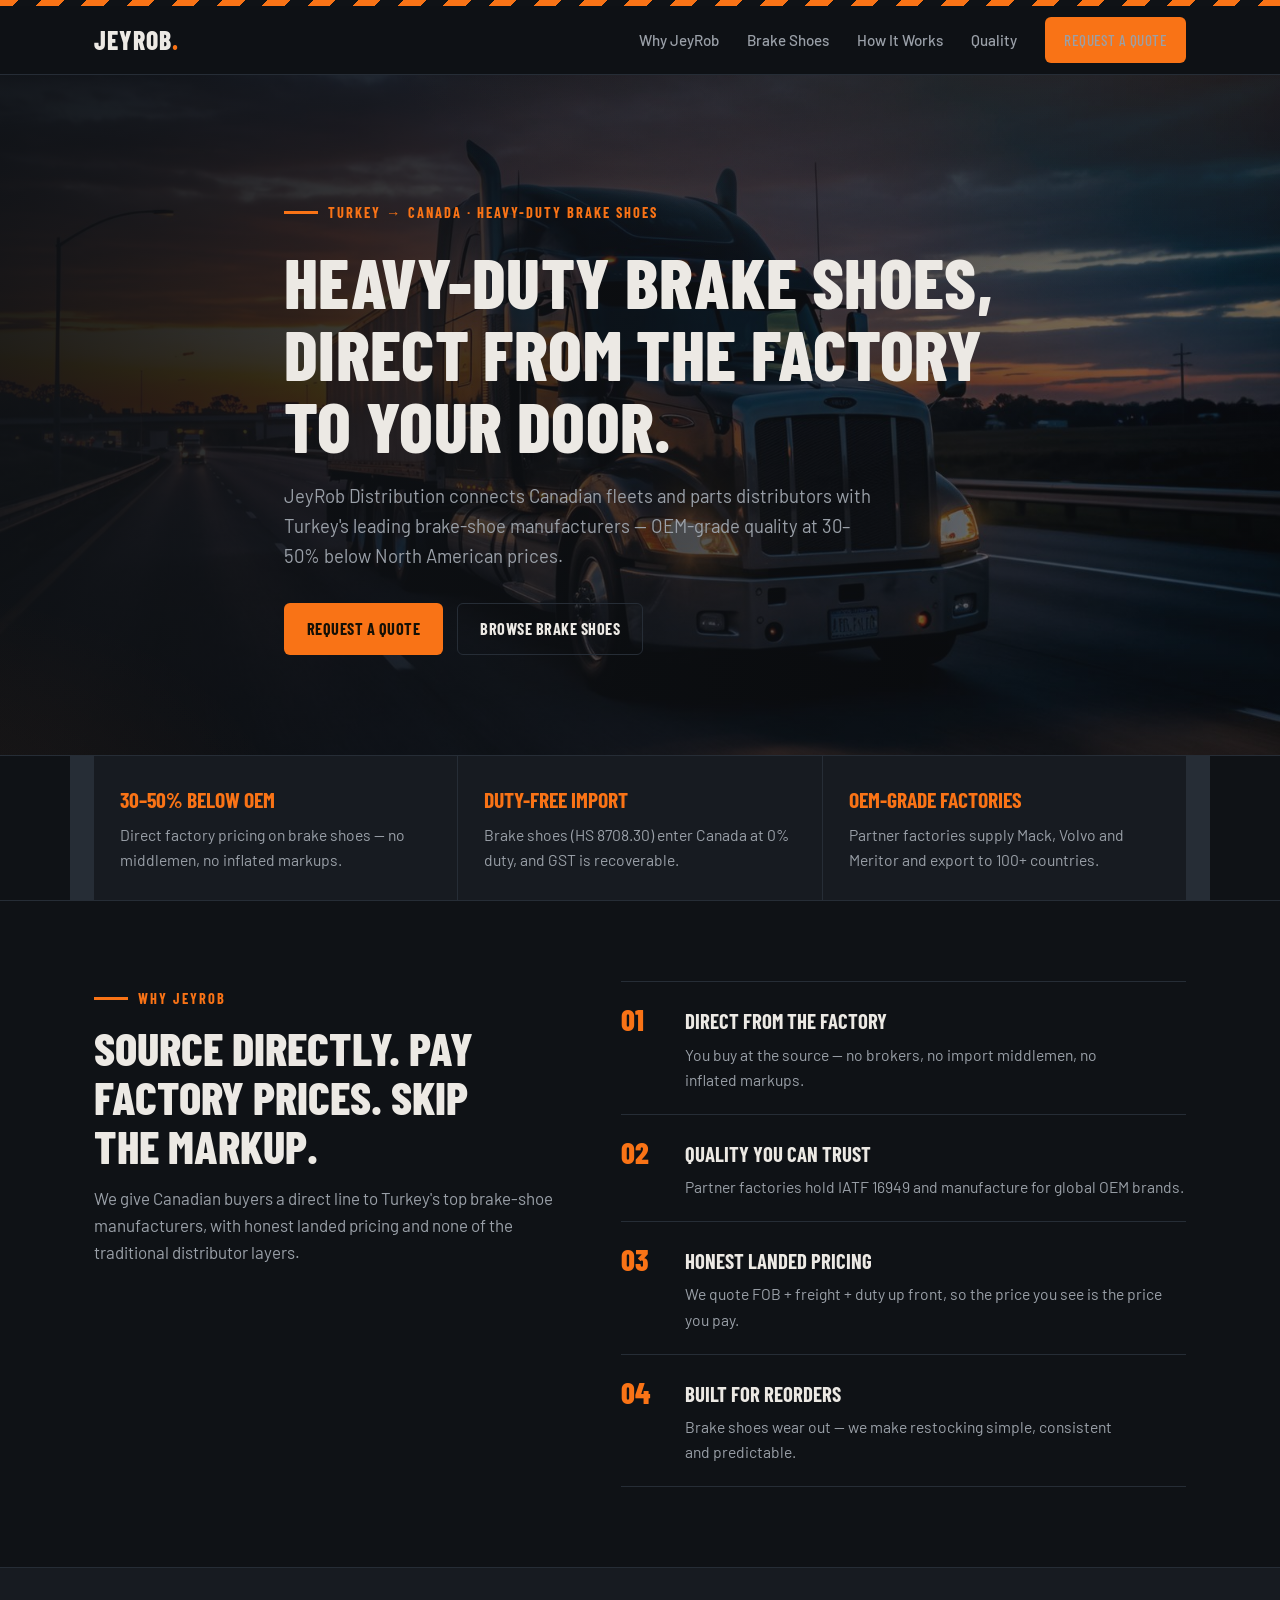
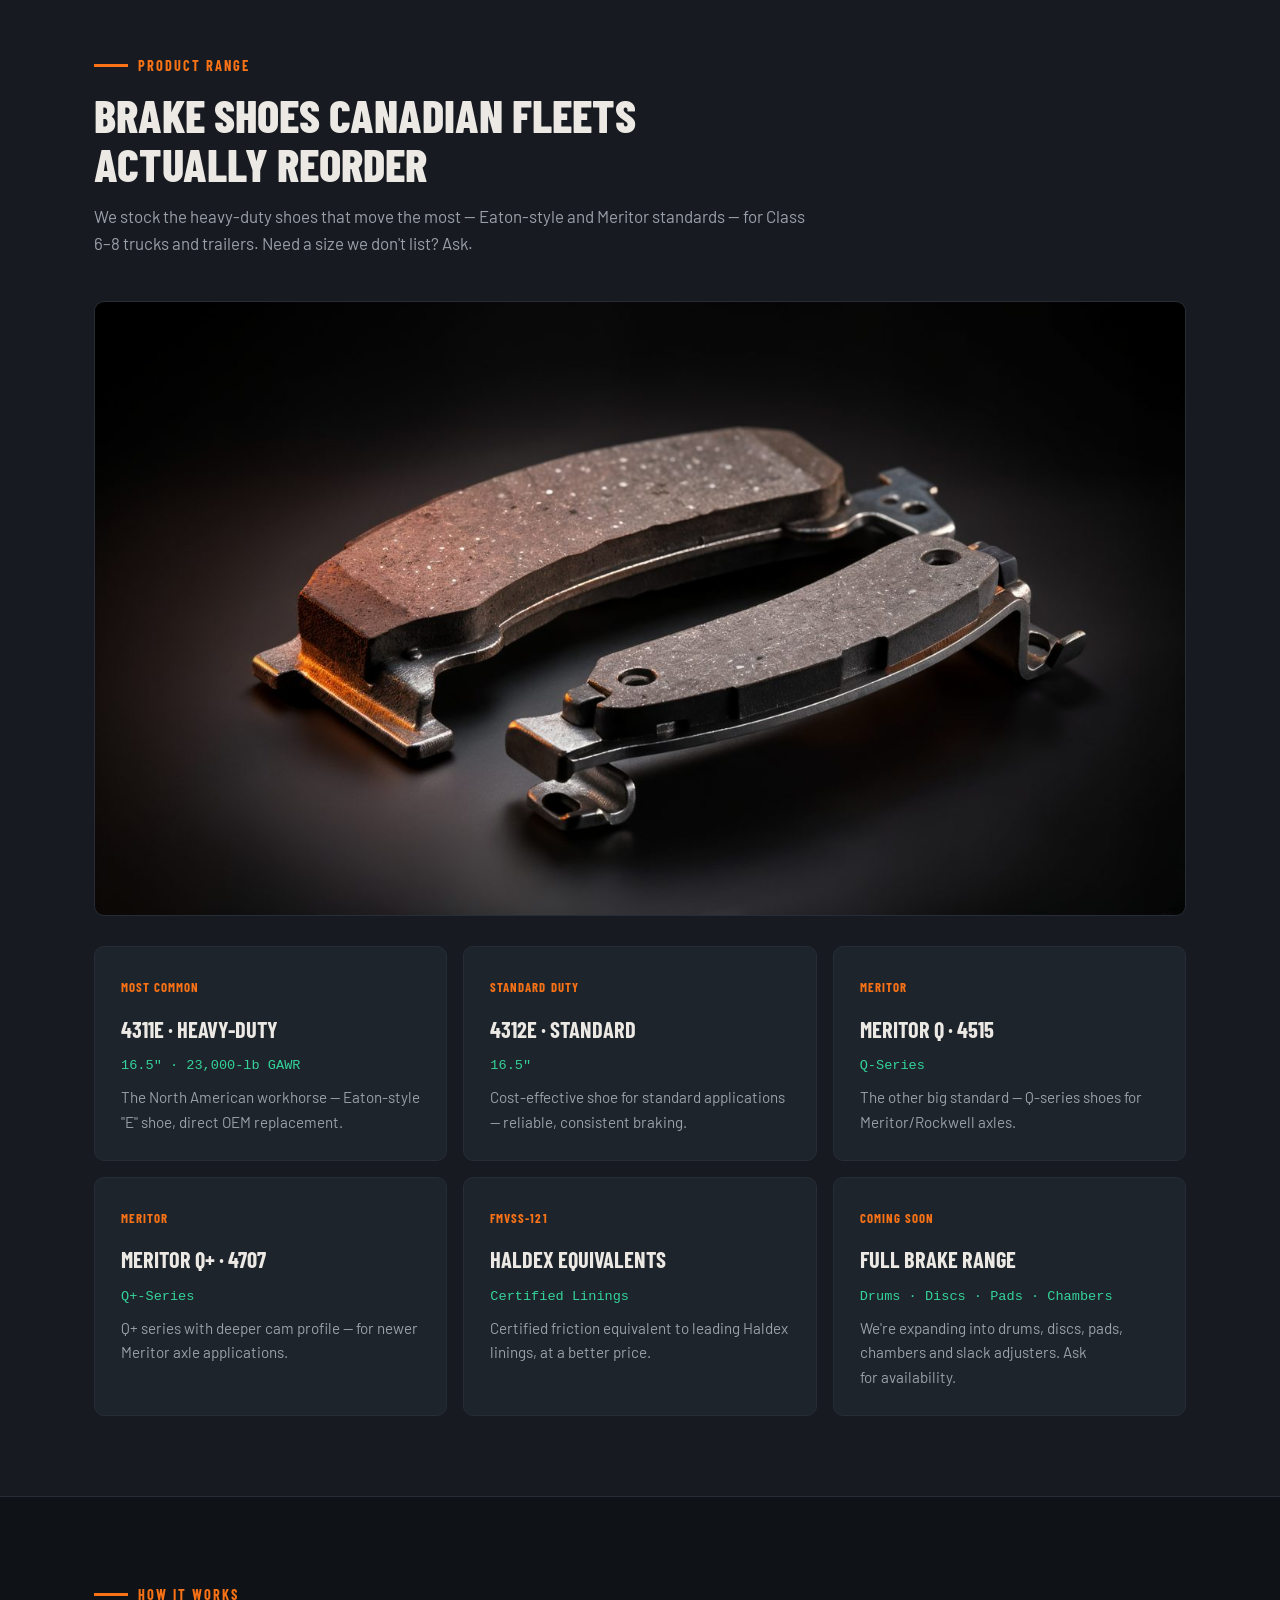
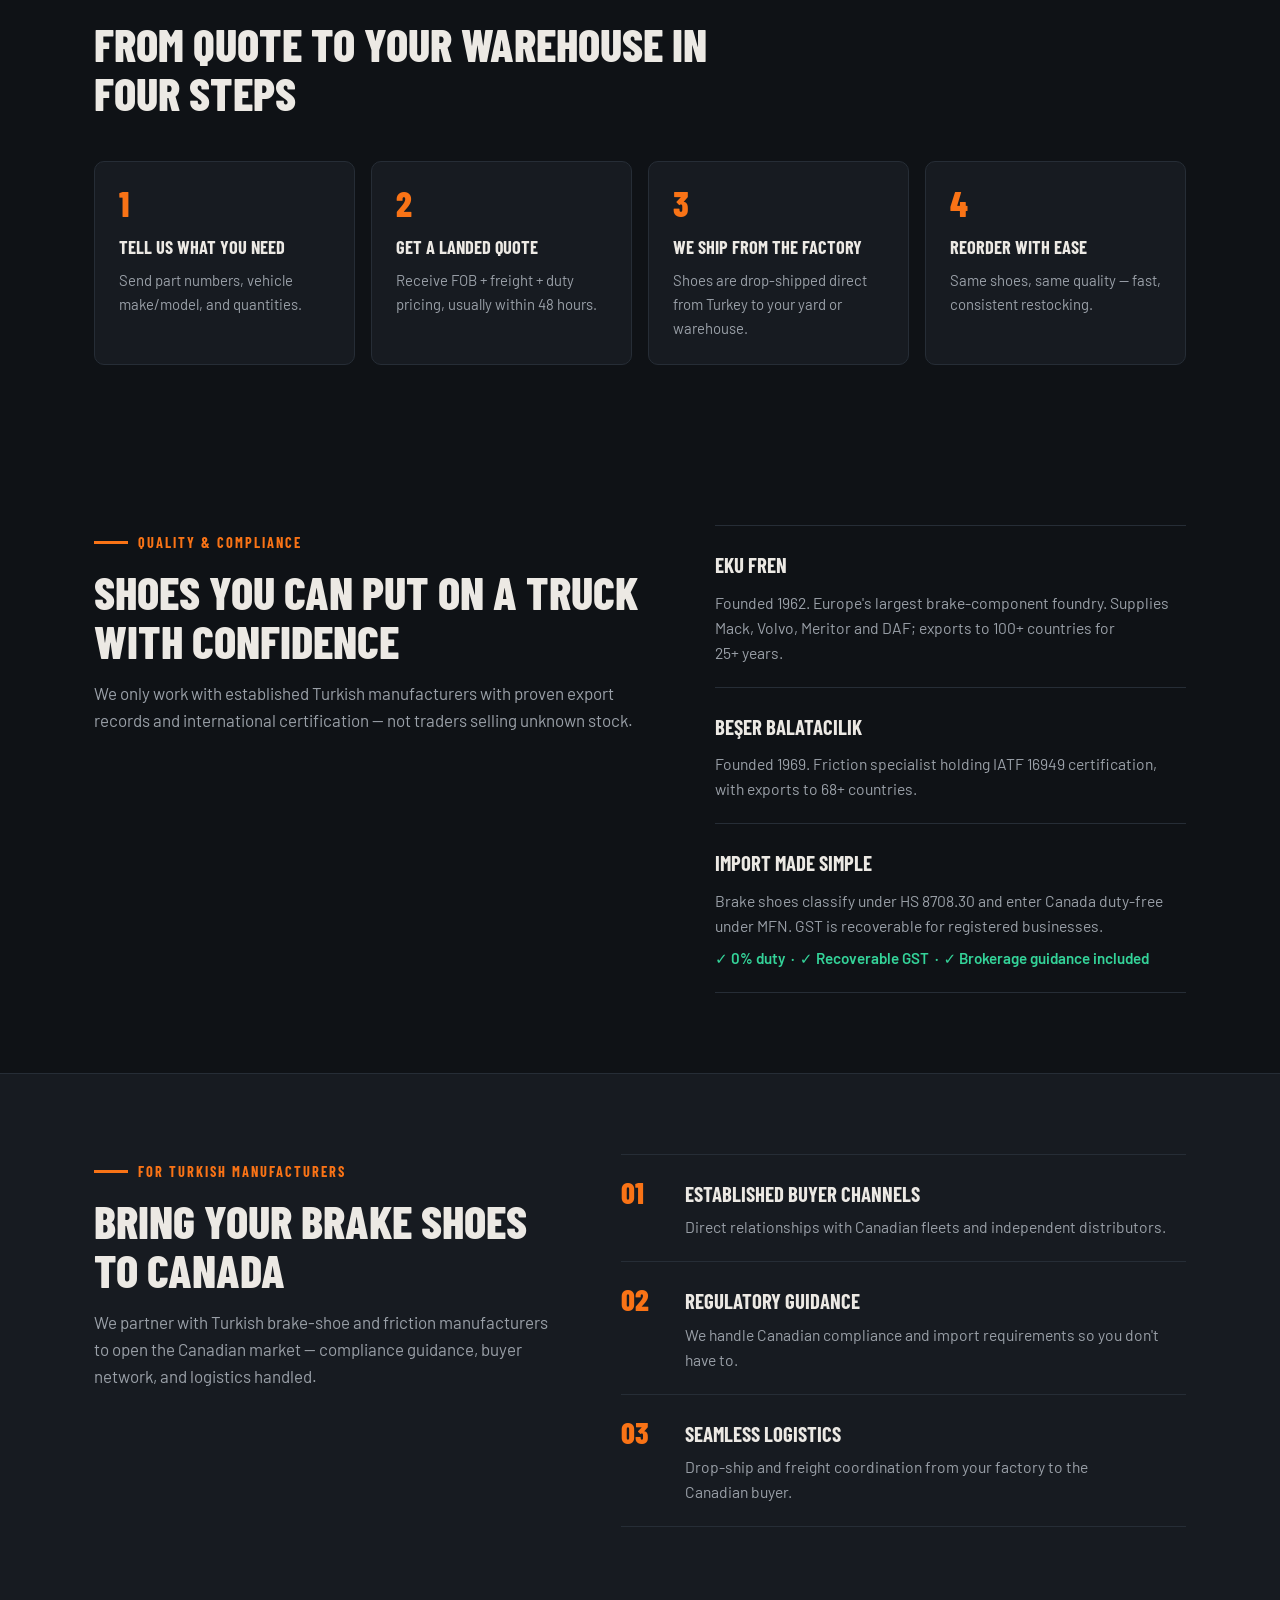
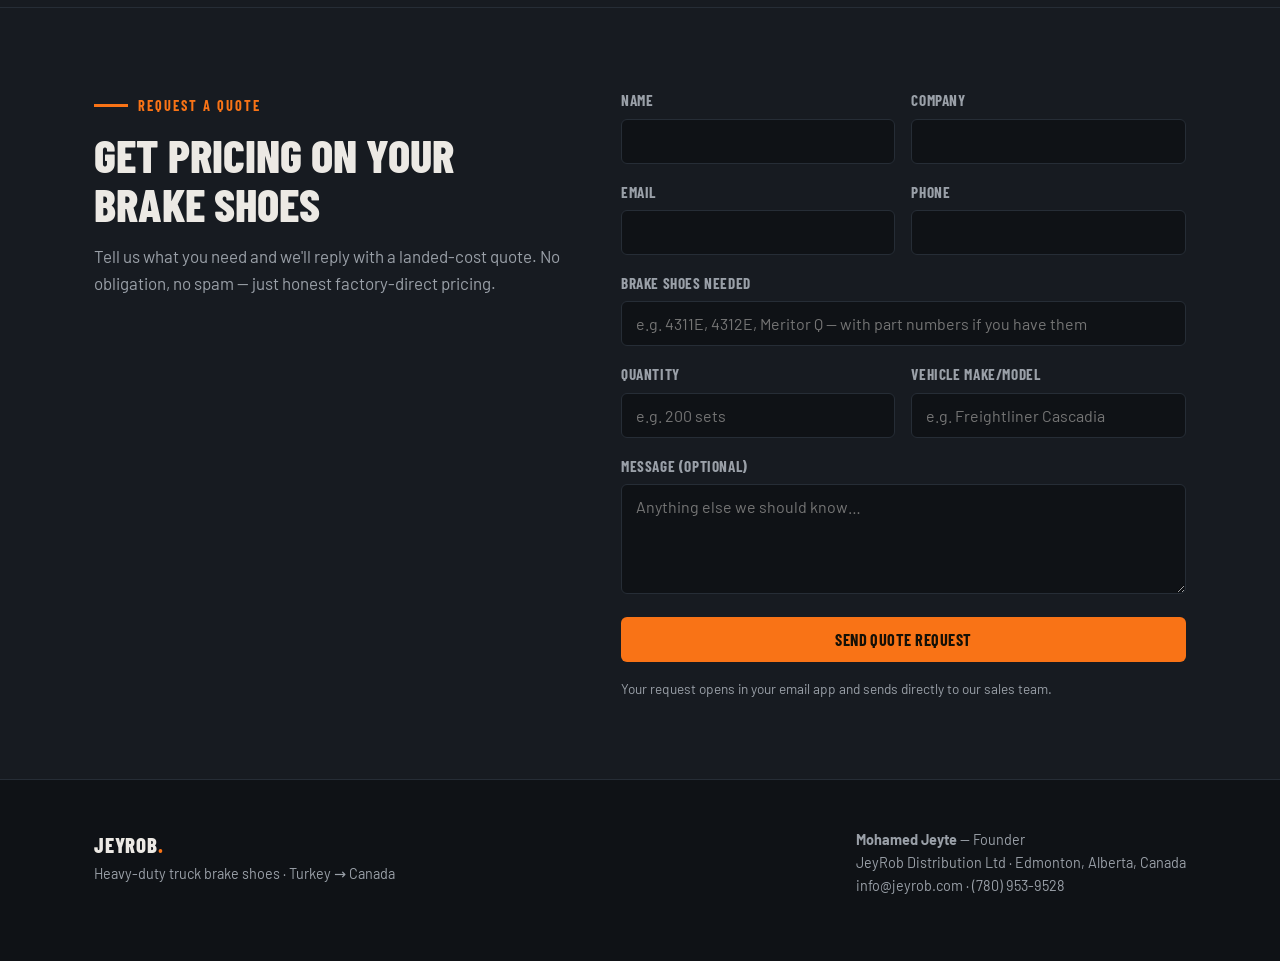
<file: index.html>
<!DOCTYPE html>
<html lang="en">
<head>
<meta charset="UTF-8">
<meta name="viewport" content="width=device-width, initial-scale=1.0">
<title>JeyRob Distribution — Heavy-Duty Truck Brake Shoes | Turkey to Canada</title>
<meta name="description" content="JeyRob Distribution supplies Canadian fleets and parts distributors with OEM-grade heavy-duty truck brake shoes — Eaton 4311E/4312E, Meritor Q/Q+, Haldex equivalents — shipped direct from Turkish factories at 30–50% below OEM.">
<meta property="og:title" content="JeyRob Distribution — Heavy-Duty Truck Brake Shoes">
<meta property="og:description" content="OEM-grade brake shoes shipped direct from Turkish factories to Canada. 30–50% below North American prices. Request a quote.">
<meta property="og:type" content="website">
<meta property="og:url" content="https://jeyrob.com">
<link rel="canonical" href="https://jeyrob.com">
<link rel="preconnect" href="https://fonts.googleapis.com">
<link rel="preconnect" href="https://fonts.gstatic.com" crossorigin>
<link href="https://fonts.googleapis.com/css2?family=Barlow:wght@400;500;600;700&family=Barlow+Condensed:wght@600;700;800&display=swap" rel="stylesheet">
<script type="application/ld+json">
{
  "@context": "https://schema.org",
  "@type": "Organization",
  "name": "JeyRob Distribution Ltd",
  "url": "https://jeyrob.com",
  "description": "Heavy-duty truck brake shoes imported from Turkey to Canada.",
  "address": {
    "@type": "PostalAddress",
    "addressLocality": "Edmonton",
    "addressRegion": "Alberta",
    "addressCountry": "CA"
  }
}
</script>
<style>
  :root{
    --bg:#0f1216;
    --surface:#171b21;
    --surface-2:#1e242c;
    --ink:#ece9e4;
    --muted:#9aa0a8;
    --accent:#f97316;
    --accent-deep:#ea580c;
    --accent-ink:#151006;
    --border:#262d36;
    --ok:#34d399;
    --radius:10px;
    --maxw:1140px;
  }
  *{box-sizing:border-box;margin:0;padding:0}
  html{scroll-behavior:smooth}
  body{
    background:var(--bg);
    color:var(--ink);
    font-family:'Barlow',system-ui,-apple-system,'Segoe UI',Roboto,sans-serif;
    line-height:1.6;
    -webkit-font-smoothing:antialiased;
    text-wrap:pretty;
  }
  a{color:inherit;text-decoration:none}
  .wrap{max-width:var(--maxw);margin:0 auto;padding:0 24px}

  .stripe{height:6px;background:repeating-linear-gradient(-45deg,var(--accent) 0 16px,var(--bg) 16px 32px)}

  nav{
    position:sticky;top:0;z-index:50;
    background:rgba(15,18,22,.88);backdrop-filter:blur(10px);
    border-bottom:1px solid var(--border);
  }
  .nav-in{display:flex;align-items:center;justify-content:space-between;height:68px}
  .brand{font-family:'Barlow Condensed',sans-serif;font-weight:800;font-size:1.6rem;letter-spacing:.04em;text-transform:uppercase}
  .brand span{color:var(--accent)}
  .nav-links{display:flex;gap:28px;align-items:center}
  .nav-links a{color:var(--muted);font-weight:500;font-size:.95rem;transition:color .15s}
  .nav-links a:hover{color:var(--ink)}
  .btn{
    display:inline-flex;align-items:center;gap:8px;
    font-family:'Barlow Condensed',sans-serif;font-weight:700;font-size:1.02rem;
    letter-spacing:.03em;text-transform:uppercase;
    padding:12px 22px;border-radius:6px;border:1px solid transparent;
    cursor:pointer;transition:.15s;min-height:44px;
  }
  .btn-primary{background:var(--accent);color:var(--accent-ink)}
  .btn-primary:hover{background:var(--accent-deep)}
  .btn-ghost{background:transparent;color:var(--ink);border-color:var(--border)}
  .btn-ghost:hover{border-color:var(--muted)}
  .nav-cta{padding:10px 18px}

  #nav-toggle{display:none}
  .burger{display:none;flex-direction:column;gap:5px;cursor:pointer;padding:8px}
  .burger i{width:24px;height:2px;background:var(--ink);display:block}

  header.hero{position:relative;overflow:hidden;padding:120px 0 100px;border-bottom:1px solid var(--border);background:url(assets/hero-truck.jpg) center/cover no-repeat}
  .hero::before{content:"";position:absolute;inset:0;background:linear-gradient(90deg,rgba(15,18,22,.93) 0%,rgba(15,18,22,.72) 55%,rgba(15,18,22,.5) 100%);z-index:0}
  .hero::after{
    content:"";position:absolute;inset:0;
    background:
      radial-gradient(1200px 500px at 85% -10%,rgba(249,115,22,.14),transparent 60%),
      radial-gradient(700px 400px at -10% 110%,rgba(249,115,22,.06),transparent 60%);
    pointer-events:none;
  }
  .hero-in{position:relative;z-index:1;max-width:760px}
  .eyebrow{
    display:inline-flex;align-items:center;gap:10px;
    font-family:'Barlow Condensed',sans-serif;font-weight:700;letter-spacing:.14em;
    text-transform:uppercase;font-size:.9rem;color:var(--accent);margin-bottom:22px;
  }
  .eyebrow::before{content:"";width:34px;height:3px;background:var(--accent)}
  h1{
    font-family:'Barlow Condensed',sans-serif;font-weight:800;
    font-size:clamp(2.6rem,6vw,4.4rem);line-height:1.02;letter-spacing:.005em;
    text-transform:uppercase;margin-bottom:20px;
  }
  .hero p.lede{color:var(--muted);font-size:1.16rem;max-width:600px;margin-bottom:32px}
  .hero .cta-row{display:flex;gap:14px;flex-wrap:wrap}

  .values{border-bottom:1px solid var(--border)}
  .values-in{display:grid;grid-template-columns:repeat(3,1fr);gap:1px;background:var(--border)}
  .value{background:var(--surface);padding:26px 26px 28px}
  .value b{display:block;font-family:'Barlow Condensed',sans-serif;font-size:1.35rem;font-weight:700;text-transform:uppercase;color:var(--accent);margin-bottom:6px}
  .value p{color:var(--muted);font-size:.98rem}

  section{padding:80px 0}
  .sec-head{max-width:720px;margin-bottom:44px}
  .sec-head .eyebrow{margin-bottom:14px}
  h2{font-family:'Barlow Condensed',sans-serif;font-weight:800;font-size:clamp(1.9rem,4vw,2.9rem);line-height:1.05;text-transform:uppercase;margin-bottom:14px}
  .sec-head p{color:var(--muted);font-size:1.06rem}

  .why-grid{display:grid;grid-template-columns:1fr 1.2fr;gap:56px;align-items:start}
  .why-list{list-style:none;display:flex;flex-direction:column}
  .why-list li{display:flex;gap:20px;padding:22px 0;border-top:1px solid var(--border)}
  .why-list li:last-child{border-bottom:1px solid var(--border)}
  .why-num{font-family:'Barlow Condensed',sans-serif;font-weight:800;font-size:1.9rem;color:var(--accent);line-height:1;min-width:44px}
  .why-list h3{font-family:'Barlow Condensed',sans-serif;font-size:1.3rem;font-weight:700;text-transform:uppercase;margin-bottom:4px}
  .why-list p{color:var(--muted);font-size:.98rem}

  .products{background:var(--surface);border-top:1px solid var(--border);border-bottom:1px solid var(--border)}
  .prod-grid{display:grid;grid-template-columns:repeat(3,1fr);gap:16px}
  .prod{
    background:var(--surface-2);border:1px solid var(--border);border-radius:var(--radius);
    padding:26px;transition:border-color .15s,transform .15s;
  }
  .prod:hover{border-color:var(--accent);transform:translateY(-2px)}
  .prod .tag{display:inline-block;font-family:'Barlow Condensed',sans-serif;font-size:.8rem;font-weight:700;letter-spacing:.08em;text-transform:uppercase;color:var(--accent);margin-bottom:14px}
  .prod h3{font-family:'Barlow Condensed',sans-serif;font-size:1.4rem;font-weight:700;text-transform:uppercase;margin-bottom:8px}
  .prod .pn{font-family:monospace;font-size:.85rem;color:var(--ok);margin-bottom:8px}
  .prod p{color:var(--muted);font-size:.95rem}

  .steps{display:grid;grid-template-columns:repeat(4,1fr);gap:16px}
  .step{background:var(--surface);border:1px solid var(--border);border-radius:var(--radius);padding:24px}
  .step .n{font-family:'Barlow Condensed',sans-serif;font-weight:800;font-size:2.2rem;color:var(--accent);line-height:1;margin-bottom:12px}
  .step h3{font-family:'Barlow Condensed',sans-serif;font-size:1.15rem;font-weight:700;text-transform:uppercase;margin-bottom:6px}
  .step p{color:var(--muted);font-size:.93rem}

  .quality-grid{display:grid;grid-template-columns:1.2fr 1fr;gap:56px;align-items:start}
  .q-block{padding:22px 0;border-top:1px solid var(--border)}
  .q-block:last-child{border-bottom:1px solid var(--border)}
  .q-block h3{font-family:'Barlow Condensed',sans-serif;font-size:1.3rem;font-weight:700;text-transform:uppercase;margin-bottom:8px}
  .q-block p{color:var(--muted);font-size:.98rem}
  .q-block .ok-line{color:var(--ok);font-weight:600;font-size:.95rem;margin-top:8px}

  .mfr{background:var(--surface);border-top:1px solid var(--border)}
  .mfr-grid{display:grid;grid-template-columns:1fr 1.2fr;gap:56px;align-items:start}

  .quote{background:var(--surface);border-top:1px solid var(--border)}
  .quote-grid{display:grid;grid-template-columns:1fr 1.2fr;gap:56px;align-items:start}
  .form{display:grid;gap:16px}
  .form .row{display:grid;grid-template-columns:1fr 1fr;gap:16px}
  label{display:block;font-family:'Barlow Condensed',sans-serif;font-weight:700;font-size:.95rem;text-transform:uppercase;letter-spacing:.04em;margin-bottom:6px;color:var(--muted)}
  input,textarea,select{
    width:100%;background:var(--bg);border:1px solid var(--border);border-radius:6px;
    color:var(--ink);font-family:'Barlow',sans-serif;font-size:1rem;padding:12px 14px;
  }
  input:focus,textarea:focus,select:focus{outline:none;border-color:var(--accent)}
  textarea{min-height:110px;resize:vertical}
  .form-note{color:var(--muted);font-size:.85rem}

  footer{background:var(--bg);border-top:1px solid var(--border);padding:48px 0 64px}
  .foot{display:flex;justify-content:space-between;gap:24px;flex-wrap:wrap}
  .foot .brand{font-size:1.3rem}
  .foot p{color:var(--muted);font-size:.9rem}

  @media(max-width:900px){
    .values-in{grid-template-columns:1fr}
    .why-grid,.quality-grid,.quote-grid,.mfr-grid{grid-template-columns:1fr;gap:36px}
    .prod-grid{grid-template-columns:repeat(2,1fr)}
    .steps{grid-template-columns:repeat(2,1fr)}
    .nav-links{position:absolute;top:68px;left:0;right:0;background:var(--bg);flex-direction:column;padding:20px 24px;gap:16px;border-bottom:1px solid var(--border);display:none}
    .burger{display:flex}
    #nav-toggle:checked ~ .nav-links{display:flex}
  }
  @media(max-width:560px){
    .prod-grid{grid-template-columns:1fr}
    .steps{grid-template-columns:1fr}
    .form .row{grid-template-columns:1fr}
    section{padding:56px 0}
  }
</style>
</head>
<body>

<div class="stripe"></div>

<nav>
  <div class="wrap nav-in">
    <a class="brand" href="#top">JeyRob<span>.</span></a>
    <input type="checkbox" id="nav-toggle">
    <label class="burger" for="nav-toggle"><i></i><i></i><i></i></label>
    <div class="nav-links">
      <a href="#why">Why JeyRob</a>
      <a href="#products">Brake Shoes</a>
      <a href="#how">How It Works</a>
      <a href="#quality">Quality</a>
      <a href="#quote" class="btn btn-primary nav-cta">Request a Quote</a>
    </div>
  </div>
</nav>

<header class="hero" id="top">
  <div class="wrap hero-in">
    <span class="eyebrow">Turkey → Canada · Heavy-Duty Brake Shoes</span>
    <h1>Heavy-duty brake shoes, direct from the factory to your door.</h1>
    <p class="lede">JeyRob Distribution connects Canadian fleets and parts distributors with Turkey's leading brake-shoe manufacturers — OEM-grade quality at 30–50% below North American prices.</p>
    <div class="cta-row">
      <a href="#quote" class="btn btn-primary">Request a Quote</a>
      <a href="#products" class="btn btn-ghost">Browse Brake Shoes</a>
    </div>
  </div>
</header>

<div class="values">
  <div class="wrap values-in">
    <div class="value"><b>30–50% below OEM</b><p>Direct factory pricing on brake shoes — no middlemen, no inflated markups.</p></div>
    <div class="value"><b>Duty-free import</b><p>Brake shoes (HS 8708.30) enter Canada at 0% duty, and GST is recoverable.</p></div>
    <div class="value"><b>OEM-grade factories</b><p>Partner factories supply Mack, Volvo and Meritor and export to 100+ countries.</p></div>
  </div>
</div>

<section id="why">
  <div class="wrap why-grid">
    <div class="sec-head">
      <span class="eyebrow">Why JeyRob</span>
      <h2>Source directly. Pay factory prices. Skip the markup.</h2>
      <p>We give Canadian buyers a direct line to Turkey's top brake-shoe manufacturers, with honest landed pricing and none of the traditional distributor layers.</p>
    </div>
    <ol class="why-list">
      <li>
        <span class="why-num">01</span>
        <div><h3>Direct from the factory</h3><p>You buy at the source — no brokers, no import middlemen, no inflated markups.</p></div>
      </li>
      <li>
        <span class="why-num">02</span>
        <div><h3>Quality you can trust</h3><p>Partner factories hold IATF 16949 and manufacture for global OEM brands.</p></div>
      </li>
      <li>
        <span class="why-num">03</span>
        <div><h3>Honest landed pricing</h3><p>We quote FOB + freight + duty up front, so the price you see is the price you pay.</p></div>
      </li>
      <li>
        <span class="why-num">04</span>
        <div><h3>Built for reorders</h3><p>Brake shoes wear out — we make restocking simple, consistent and predictable.</p></div>
      </li>
    </ol>
  </div>
</section>

<div class="products" id="products">
  <section>
    <div class="wrap">
      <div class="sec-head">
        <span class="eyebrow">Product Range</span>
        <h2>Brake shoes Canadian fleets actually reorder</h2>
        <p>We stock the heavy-duty shoes that move the most — Eaton-style and Meritor standards — for Class 6–8 trucks and trailers. Need a size we don't list? Ask.</p>
      </div>
      <img src="assets/brake-shoe.jpg" alt="Heavy-duty truck brake shoes" style="width:100%;border-radius:var(--radius);border:1px solid var(--border);margin-bottom:24px">
      <div class="prod-grid">
        <div class="prod"><span class="tag">Most Common</span><h3>4311E · Heavy-Duty</h3><p class="pn">16.5" · 23,000-lb GAWR</p><p>The North American workhorse — Eaton-style "E" shoe, direct OEM replacement.</p></div>
        <div class="prod"><span class="tag">Standard Duty</span><h3>4312E · Standard</h3><p class="pn">16.5"</p><p>Cost-effective shoe for standard applications — reliable, consistent braking.</p></div>
        <div class="prod"><span class="tag">Meritor</span><h3>Meritor Q · 4515</h3><p class="pn">Q-Series</p><p>The other big standard — Q-series shoes for Meritor/Rockwell axles.</p></div>
        <div class="prod"><span class="tag">Meritor</span><h3>Meritor Q+ · 4707</h3><p class="pn">Q+-Series</p><p>Q+ series with deeper cam profile — for newer Meritor axle applications.</p></div>
        <div class="prod"><span class="tag">FMVSS-121</span><h3>Haldex Equivalents</h3><p class="pn">Certified Linings</p><p>Certified friction equivalent to leading Haldex linings, at a better price.</p></div>
        <div class="prod"><span class="tag">Coming Soon</span><h3>Full Brake Range</h3><p class="pn">Drums · Discs · Pads · Chambers</p><p>We're expanding into drums, discs, pads, chambers and slack adjusters. Ask for availability.</p></div>
      </div>
    </div>
  </section>
</div>

<section id="how">
  <div class="wrap">
    <div class="sec-head">
      <span class="eyebrow">How It Works</span>
      <h2>From quote to your warehouse in four steps</h2>
    </div>
    <div class="steps">
      <div class="step"><div class="n">1</div><h3>Tell us what you need</h3><p>Send part numbers, vehicle make/model, and quantities.</p></div>
      <div class="step"><div class="n">2</div><h3>Get a landed quote</h3><p>Receive FOB + freight + duty pricing, usually within 48 hours.</p></div>
      <div class="step"><div class="n">3</div><h3>We ship from the factory</h3><p>Shoes are drop-shipped direct from Turkey to your yard or warehouse.</p></div>
      <div class="step"><div class="n">4</div><h3>Reorder with ease</h3><p>Same shoes, same quality — fast, consistent restocking.</p></div>
    </div>
  </div>
</section>

<section id="quality">
  <div class="wrap quality-grid">
    <div class="sec-head">
      <span class="eyebrow">Quality & Compliance</span>
      <h2>Shoes you can put on a truck with confidence</h2>
      <p>We only work with established Turkish manufacturers with proven export records and international certification — not traders selling unknown stock.</p>
    </div>
    <div>
      <div class="q-block">
        <h3>EKU Fren</h3>
        <p>Founded 1962. Europe's largest brake-component foundry. Supplies Mack, Volvo, Meritor and DAF; exports to 100+ countries for 25+ years.</p>
      </div>
      <div class="q-block">
        <h3>Beşer Balatacılık</h3>
        <p>Founded 1969. Friction specialist holding IATF 16949 certification, with exports to 68+ countries.</p>
      </div>
      <div class="q-block">
        <h3>Import made simple</h3>
        <p>Brake shoes classify under HS 8708.30 and enter Canada duty-free under MFN. GST is recoverable for registered businesses.</p>
        <p class="ok-line">✓ 0% duty &nbsp;·&nbsp; ✓ Recoverable GST &nbsp;·&nbsp; ✓ Brokerage guidance included</p>
      </div>
    </div>
  </div>
</section>

<div class="mfr">
  <section>
    <div class="wrap mfr-grid">
      <div class="sec-head">
        <span class="eyebrow">For Turkish Manufacturers</span>
        <h2>Bring your brake shoes to Canada</h2>
        <p>We partner with Turkish brake-shoe and friction manufacturers to open the Canadian market — compliance guidance, buyer network, and logistics handled.</p>
      </div>
      <ol class="why-list">
        <li>
          <span class="why-num">01</span>
          <div><h3>Established buyer channels</h3><p>Direct relationships with Canadian fleets and independent distributors.</p></div>
        </li>
        <li>
          <span class="why-num">02</span>
          <div><h3>Regulatory guidance</h3><p>We handle Canadian compliance and import requirements so you don't have to.</p></div>
        </li>
        <li>
          <span class="why-num">03</span>
          <div><h3>Seamless logistics</h3><p>Drop-ship and freight coordination from your factory to the Canadian buyer.</p></div>
        </li>
      </ol>
    </div>
  </section>
</div>

<div class="quote" id="quote">
  <section>
    <div class="wrap quote-grid">
      <div class="sec-head">
        <span class="eyebrow">Request a Quote</span>
        <h2>Get pricing on your brake shoes</h2>
        <p>Tell us what you need and we'll reply with a landed-cost quote. No obligation, no spam — just honest factory-direct pricing.</p>
      </div>
      <form class="form" id="quote-form">
        <div class="row">
          <div><label for="name">Name</label><input id="name" name="name" type="text" required></div>
          <div><label for="company">Company</label><input id="company" name="company" type="text"></div>
        </div>
        <div class="row">
          <div><label for="email">Email</label><input id="email" name="email" type="email" required></div>
          <div><label for="phone">Phone</label><input id="phone" name="phone" type="tel"></div>
        </div>
        <div>
          <label for="parts">Brake shoes needed</label>
          <input id="parts" name="parts" type="text" placeholder="e.g. 4311E, 4312E, Meritor Q — with part numbers if you have them">
        </div>
        <div class="row">
          <div><label for="qty">Quantity</label><input id="qty" name="qty" type="text" placeholder="e.g. 200 sets"></div>
          <div><label for="make">Vehicle make/model</label><input id="make" name="make" type="text" placeholder="e.g. Freightliner Cascadia"></div>
        </div>
        <div>
          <label for="message">Message (optional)</label>
          <textarea id="message" name="message" placeholder="Anything else we should know…"></textarea>
        </div>
        <button type="submit" class="btn btn-primary" style="justify-content:center">Send Quote Request</button>
        <p class="form-note">Your request opens in your email app and sends directly to our sales team.</p>
      </form>
    </div>
  </section>
</div>

<footer>
  <div class="wrap foot">
    <div>
      <div class="brand">JeyRob<span>.</span></div>
      <p>Heavy-duty truck brake shoes · Turkey → Canada</p>
    </div>
    <div>
      <p><strong>Mohamed Jeyte</strong> — Founder<br>JeyRob Distribution Ltd · Edmonton, Alberta, Canada</p>
      <p><a href="mailto:info@jeyrob.com">info@jeyrob.com</a> · <a href="tel:+17809539528">(780) 953-9528</a></p>
    </div>
  </div>
</footer>

<script>
  (function(){
    var form = document.getElementById('quote-form');
    form.addEventListener('submit', function(e){
      e.preventDefault();
      var f = form;
      var v = function(id){ var el = document.getElementById(id); return el ? el.value.trim() : ''; };
      var lines = [
        'Name: ' + v('name'),
        'Company: ' + v('company'),
        'Email: ' + v('email'),
        'Phone: ' + v('phone'),
        'Brake shoes needed: ' + v('parts'),
        'Quantity: ' + v('qty'),
        'Vehicle make/model: ' + v('make'),
        'Message: ' + v('message')
      ];
      var body = encodeURIComponent(lines.join('\n'));
      var subject = encodeURIComponent('Quote Request — ' + (v('company') || v('name')));
      window.location.href = 'mailto:info@jeyrob.com?subject=' + subject + '&body=' + body;
    });
  })();
</script>

</body>
</html>
</file>
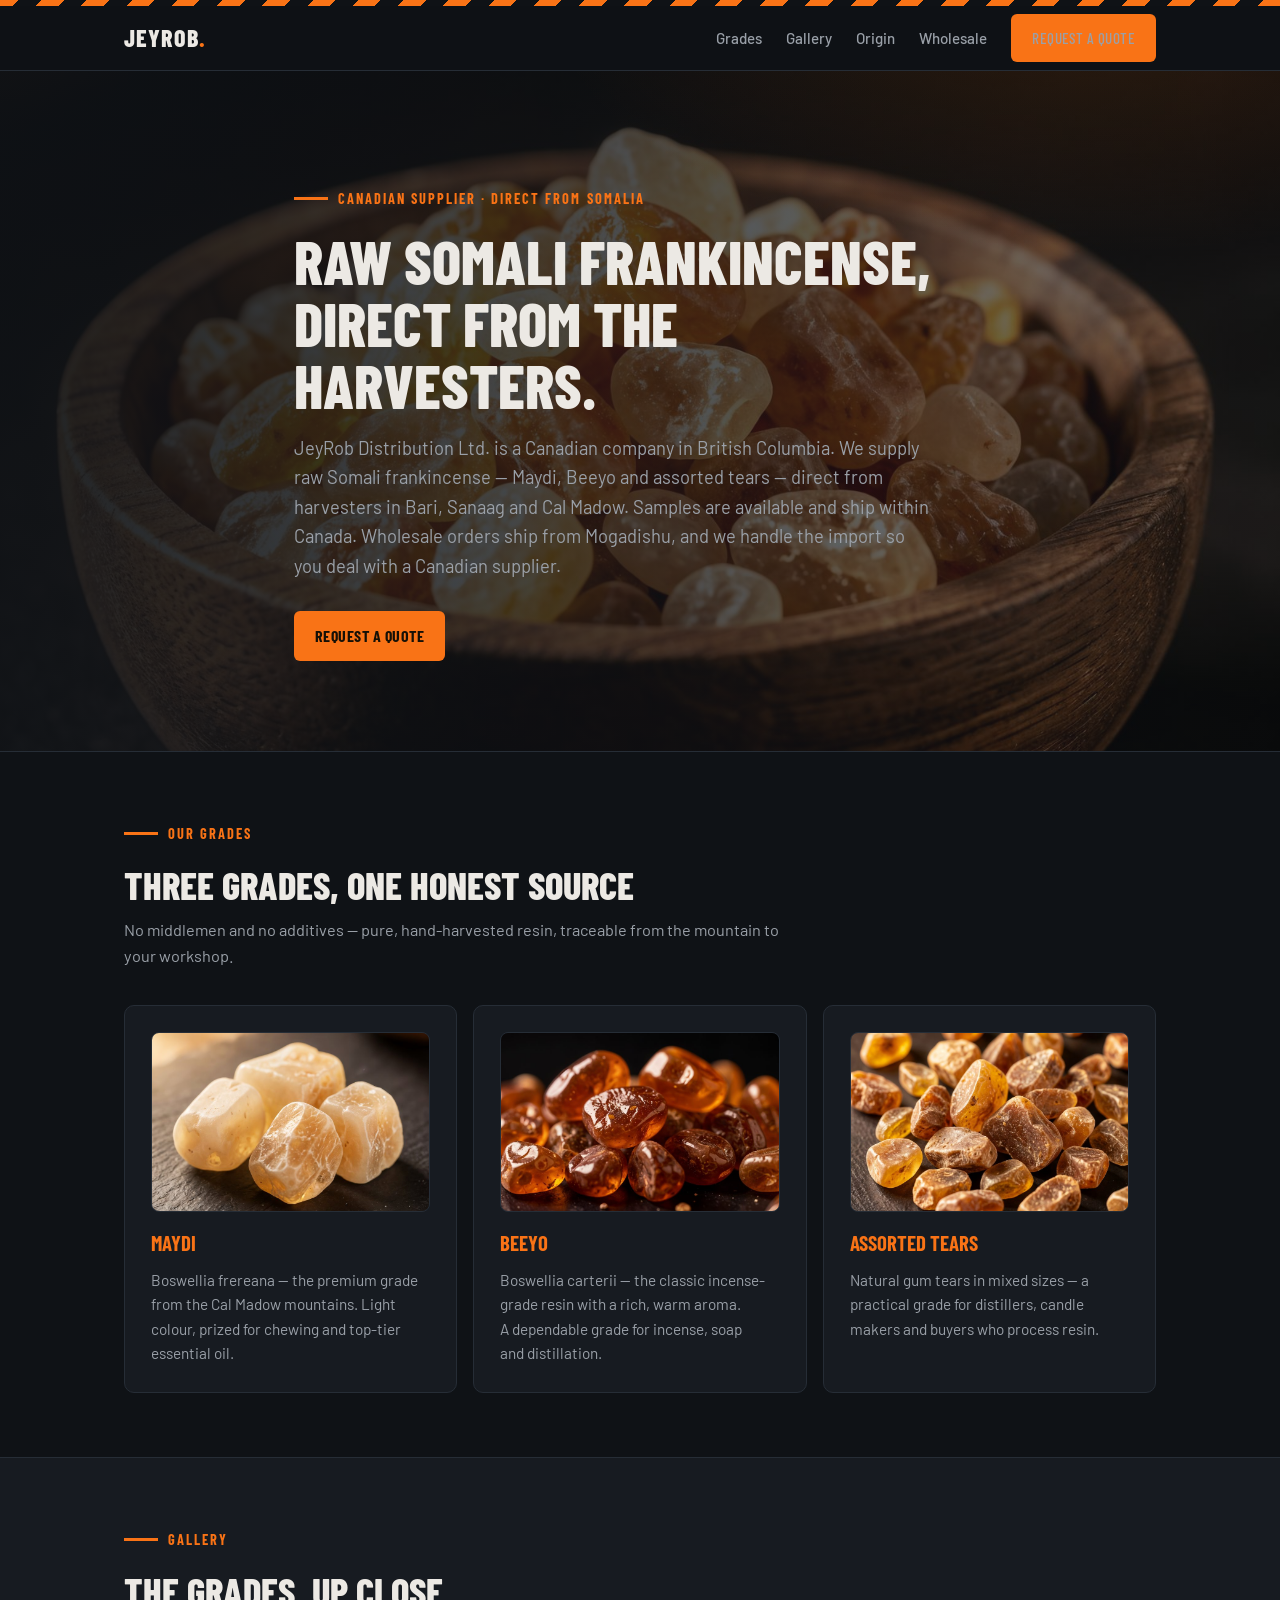
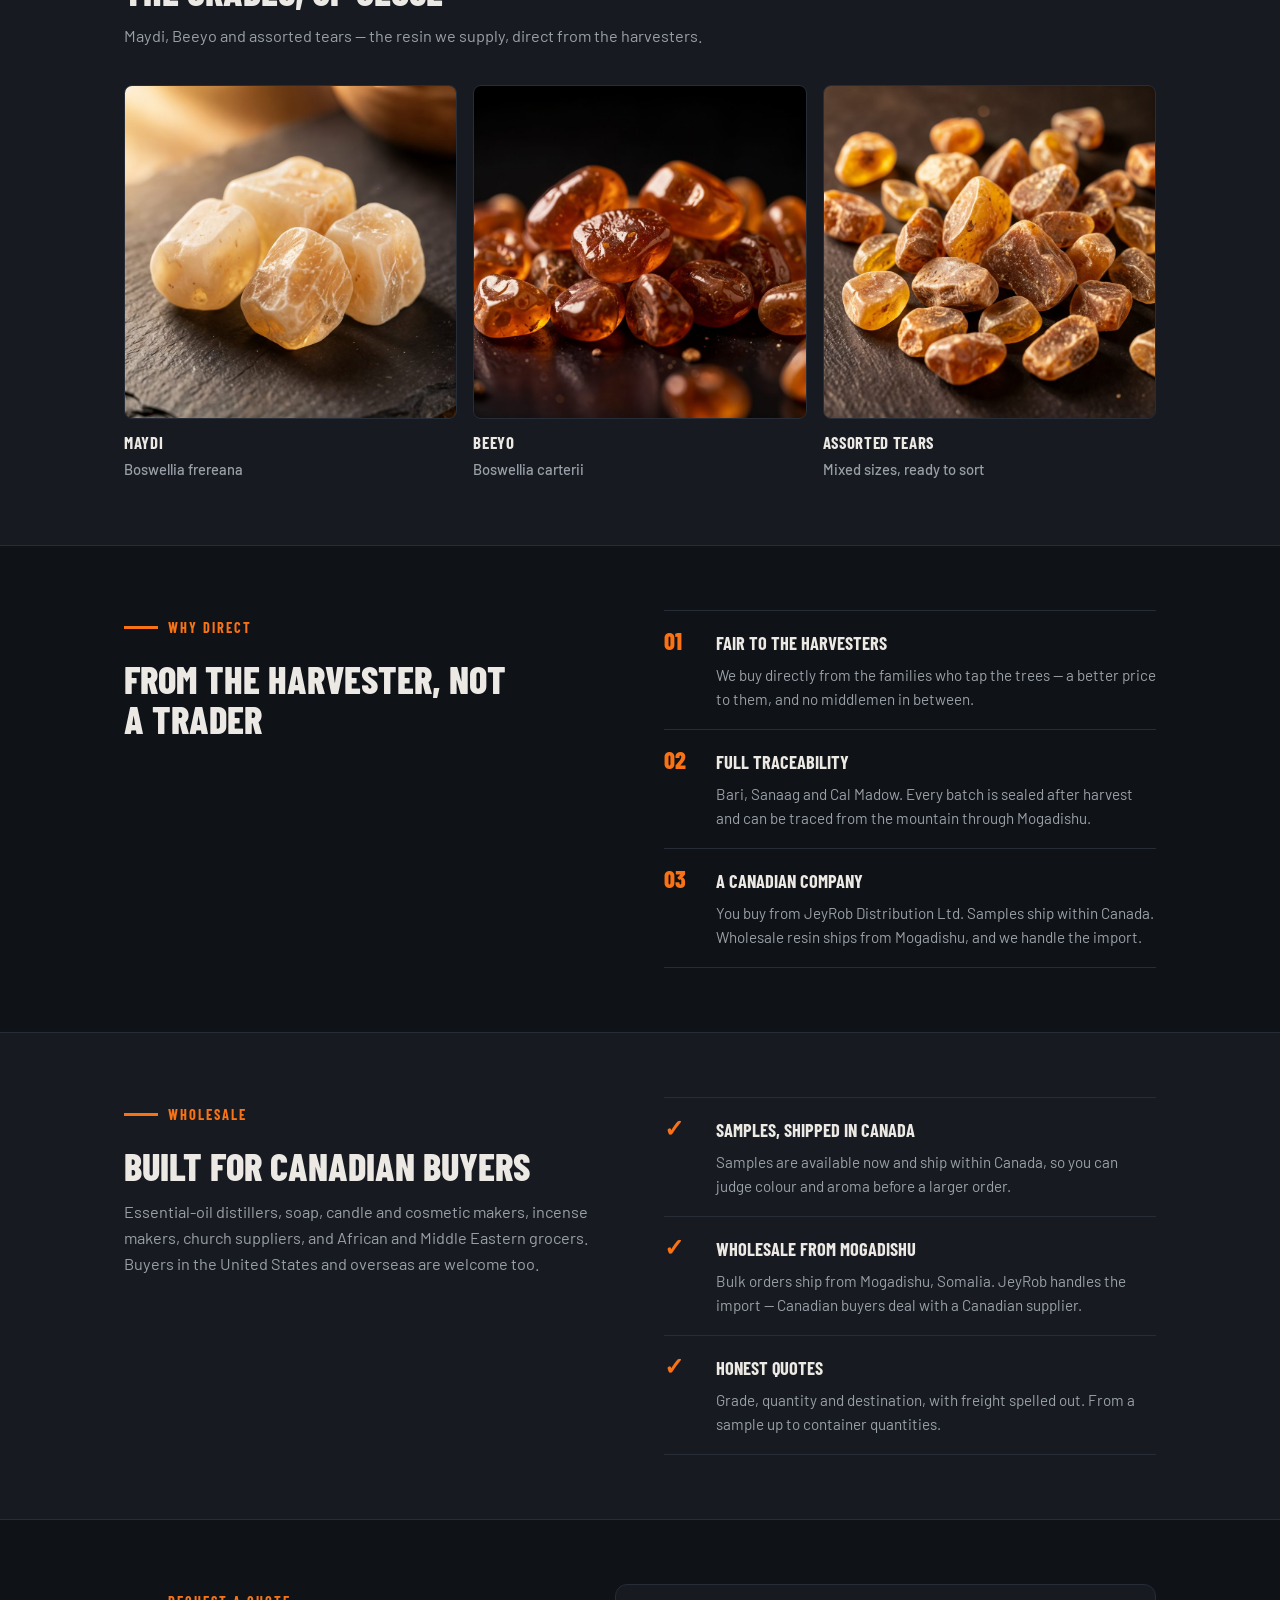
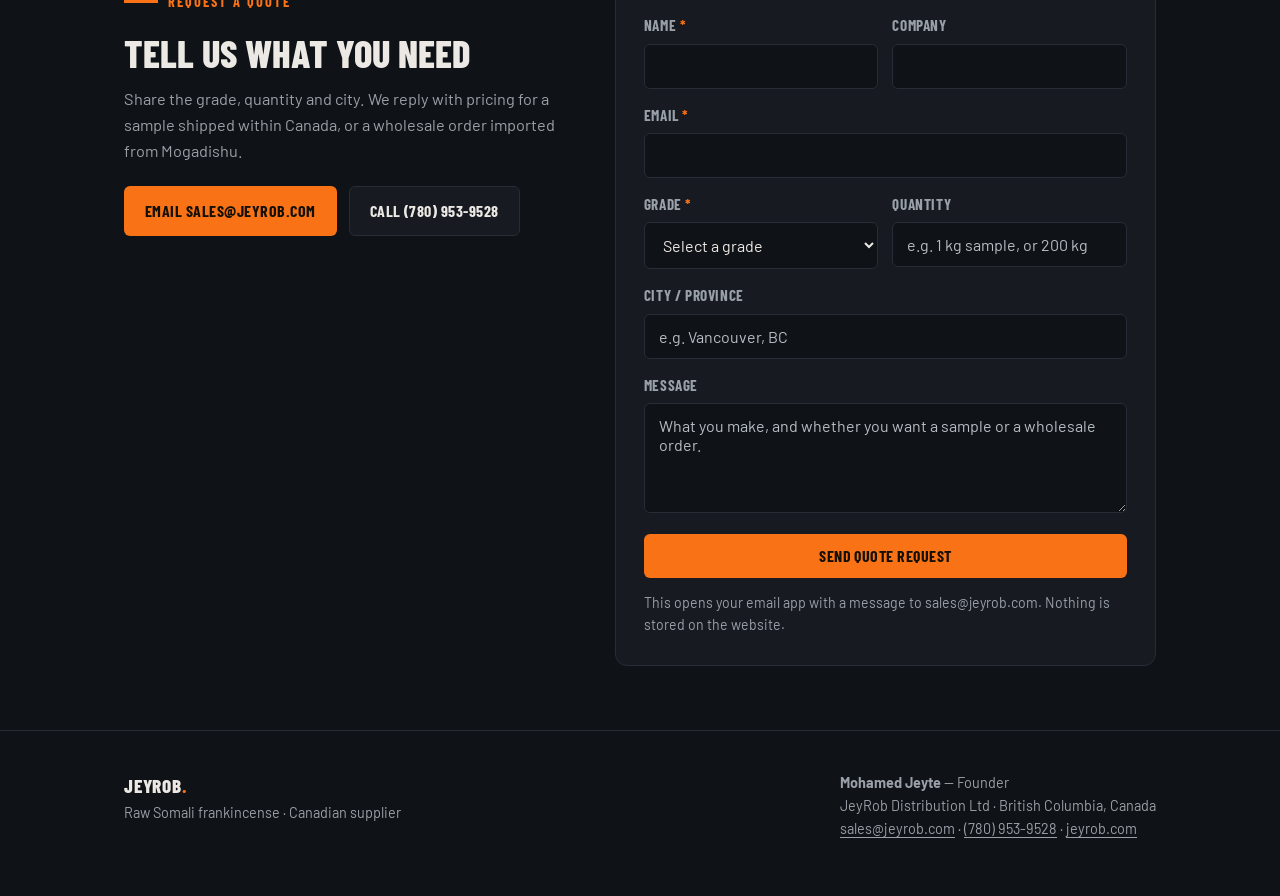
<file: frankincense/index.html>
<!DOCTYPE html>
<html lang="en">
<head>
<meta charset="UTF-8">
<meta name="viewport" content="width=device-width, initial-scale=1.0">
<title>Raw Somali Frankincense — Canadian Supplier | JeyRob Distribution</title>
<meta name="description" content="JeyRob Distribution Ltd. in British Columbia supplies raw Somali frankincense direct from the harvesters. Samples ship within Canada. Wholesale orders ship from Mogadishu.">
<link rel="canonical" href="https://jeyrob.com/frankincense/">
<meta name="theme-color" content="#0f1216">
<meta property="og:title" content="Raw Somali Frankincense — Canadian Supplier | JeyRob">
<meta property="og:description" content="A Canadian company supplying raw Somali frankincense direct from the harvesters. Samples ship within Canada. Wholesale orders ship from Mogadishu.">
<meta property="og:type" content="website">
<meta property="og:url" content="https://jeyrob.com/frankincense/">
<meta property="og:site_name" content="JeyRob Distribution">
<meta property="og:locale" content="en_CA">
<meta property="og:image" content="https://jeyrob.com/assets/frankincense-og.jpg">
<meta property="og:image:secure_url" content="https://jeyrob.com/assets/frankincense-og.jpg">
<meta property="og:image:type" content="image/jpeg">
<meta property="og:image:width" content="1200">
<meta property="og:image:height" content="630">
<meta property="og:image:alt" content="Raw Somali frankincense from JeyRob Distribution, a Canadian supplier. Samples ship within Canada. Wholesale from Mogadishu.">
<meta name="twitter:card" content="summary_large_image">
<meta name="twitter:title" content="Raw Somali Frankincense — Canadian Supplier | JeyRob">
<meta name="twitter:description" content="A Canadian company supplying raw Somali frankincense direct from the harvesters. Samples ship within Canada. Wholesale orders ship from Mogadishu.">
<meta name="twitter:image" content="https://jeyrob.com/assets/frankincense-og.jpg">
<meta name="twitter:image:alt" content="Raw Somali frankincense from JeyRob Distribution, a Canadian supplier. Samples ship within Canada. Wholesale from Mogadishu.">
<link rel="icon" href="favicon.svg" type="image/svg+xml">
<link rel="icon" href="favicon-32.png" type="image/png" sizes="32x32">
<link rel="apple-touch-icon" href="apple-touch-icon.png">
<link rel="preconnect" href="https://fonts.googleapis.com">
<link rel="preconnect" href="https://fonts.gstatic.com" crossorigin>
<link rel="preload" as="image" href="../assets/frankincense-hero.jpg">
<link href="https://fonts.googleapis.com/css2?family=Barlow:wght@400;500;600;700&family=Barlow+Condensed:wght@600;700;800&display=swap" rel="stylesheet">
<script type="application/ld+json">
{
  "@context": "https://schema.org",
  "@type": "Organization",
  "name": "JeyRob Distribution Ltd.",
  "url": "https://jeyrob.com/frankincense/",
  "email": "sales@jeyrob.com",
  "telephone": "+1-780-953-9528",
  "image": "https://jeyrob.com/assets/frankincense-og.jpg",
  "founder": {
    "@type": "Person",
    "name": "Mohamed Jeyte"
  },
  "address": {
    "@type": "PostalAddress",
    "addressRegion": "British Columbia",
    "addressCountry": "CA"
  },
  "description": "Canadian supplier of raw Somali frankincense, direct from the harvesters. Samples ship within Canada. Wholesale orders ship from Mogadishu."
}
</script>
<style>
  :root{
    --bg:#0f1216; --surface:#171b21; --surface-2:#1e242c; --ink:#ece9e4; --muted:#9aa0a8;
    --accent:#f97316; --accent-deep:#ea580c; --accent-ink:#151006; --border:#262d36; --ok:#34d399;
  }
  *{box-sizing:border-box;margin:0;padding:0}
  html{scroll-behavior:smooth}
  @media (prefers-reduced-motion:reduce){ html{scroll-behavior:auto} }
  body{background:var(--bg);color:var(--ink);font-family:'Barlow',system-ui,-apple-system,'Segoe UI',Roboto,sans-serif;line-height:1.6;-webkit-font-smoothing:antialiased;text-wrap:pretty}
  a{color:inherit;text-decoration:none}
  a:focus-visible,button:focus-visible,input:focus-visible,select:focus-visible,textarea:focus-visible,.burger:focus-visible{outline:2px solid var(--accent);outline-offset:3px}
  .skip{position:absolute;left:12px;top:0;transform:translateY(-120%);background:var(--accent);color:var(--accent-ink);font-family:'Barlow Condensed',sans-serif;font-weight:700;letter-spacing:.04em;text-transform:uppercase;padding:10px 14px;border-radius:0 0 6px 6px;z-index:80}
  .skip:focus{transform:none}
  .wrap{max-width:1080px;margin:0 auto;padding:0 24px}
  .stripe{height:6px;background:repeating-linear-gradient(-45deg,var(--accent) 0 16px,var(--bg) 16px 32px)}
  nav{position:sticky;top:0;z-index:50;background:rgba(15,18,22,.92);backdrop-filter:blur(10px);border-bottom:1px solid var(--border)}
  .nav-in{display:flex;align-items:center;justify-content:space-between;height:64px;gap:16px}
  .brand{font-family:'Barlow Condensed',sans-serif;font-weight:800;font-size:1.5rem;letter-spacing:.04em;text-transform:uppercase}
  .brand span{color:var(--accent)}
  .nav-links{display:flex;gap:24px;align-items:center}
  .nav-links a{color:var(--muted);font-weight:500;font-size:.95rem}
  .nav-links a:hover{color:var(--ink)}
  #nav-toggle{position:absolute;width:1px;height:1px;margin:-1px;padding:0;overflow:hidden;clip:rect(0,0,0,0);white-space:nowrap;border:0}
  .burger{display:none;flex-direction:column;justify-content:center;gap:5px;cursor:pointer;width:44px;height:44px;padding:10px;border-radius:6px}
  .burger i{width:22px;height:2px;background:var(--ink);display:block}
  .btn{display:inline-flex;align-items:center;justify-content:center;gap:8px;font-family:'Barlow Condensed',sans-serif;font-weight:700;font-size:1rem;letter-spacing:.03em;text-transform:uppercase;padding:11px 20px;border-radius:6px;border:1px solid transparent;cursor:pointer;min-height:44px;text-align:center}
  .btn-primary{background:var(--accent);color:var(--accent-ink)}
  .btn-primary:hover{background:var(--accent-deep)}
  .btn-ghost{background:var(--surface);color:var(--ink);border-color:var(--border)}
  .btn-ghost:hover{border-color:var(--accent)}
  header.hero{padding:110px 0 90px;border-bottom:1px solid var(--border);position:relative;overflow:hidden;background:url(../assets/frankincense-hero.jpg) center/cover no-repeat}
  .hero::before{content:"";position:absolute;inset:0;background:linear-gradient(90deg,rgba(15,18,22,.93) 0%,rgba(15,18,22,.72) 55%,rgba(15,18,22,.5) 100%);z-index:0}
  .hero::after{content:"";position:absolute;inset:0;background:radial-gradient(900px 420px at 85% -10%,rgba(249,115,22,.14),transparent 60%);pointer-events:none}
  .hero-in{position:relative;z-index:1;max-width:740px}
  .eyebrow{display:inline-flex;align-items:center;gap:10px;font-family:'Barlow Condensed',sans-serif;font-weight:700;letter-spacing:.14em;text-transform:uppercase;font-size:.9rem;color:var(--accent);margin-bottom:20px}
  .eyebrow::before{content:"";width:34px;height:3px;background:var(--accent)}
  h1{font-family:'Barlow Condensed',sans-serif;font-weight:800;font-size:clamp(2.4rem,5.5vw,3.8rem);line-height:1.02;text-transform:uppercase;margin-bottom:18px}
  .hero .lede{color:var(--muted);font-size:1.15rem;max-width:640px;margin-bottom:30px}
  section{padding:64px 0;scroll-margin-top:76px}
  h2{font-family:'Barlow Condensed',sans-serif;font-weight:800;font-size:clamp(1.7rem,3.5vw,2.4rem);line-height:1.05;text-transform:uppercase;margin-bottom:12px}
  .sec-head{max-width:680px;margin-bottom:36px}
  .sec-head p{color:var(--muted);font-size:1.02rem}
  .grid{display:grid;grid-template-columns:repeat(3,1fr);gap:16px}
  .card{background:var(--surface);border:1px solid var(--border);border-radius:10px;padding:26px}
  .card:hover{border-color:var(--accent)}
  .card h3{font-family:'Barlow Condensed',sans-serif;font-size:1.3rem;font-weight:700;text-transform:uppercase;margin-bottom:8px;color:var(--accent)}
  .card p{color:var(--muted);font-size:.96rem}
  .frame{position:relative;overflow:hidden;border-radius:8px;border:1px solid var(--border);background:radial-gradient(120px 80px at 50% 40%,rgba(249,115,22,.2),transparent 70%),var(--surface-2)}
  .card .frame{height:180px;margin-bottom:14px}
  .frame img{width:100%;height:100%;object-fit:cover;display:block;position:relative;z-index:1}
  .frame.is-missing{border-style:dashed}
  .frame.is-missing img{display:none}
  .ph{display:none;position:absolute;inset:0;z-index:0;padding:16px;flex-direction:column;align-items:center;justify-content:center;text-align:center;gap:6px}
  .frame.is-missing .ph{display:flex}
  .ph-name{font-family:'Barlow Condensed',sans-serif;font-weight:800;letter-spacing:.06em;text-transform:uppercase;color:var(--accent);font-size:1.25rem}
  .ph-note{color:var(--ink);font-size:.95rem}
  .ph-file{color:var(--muted);font-family:ui-monospace,SFMono-Regular,Menlo,Consolas,monospace;font-size:.75rem;line-height:1.4;word-break:break-all}
  .sr-only{position:absolute;width:1px;height:1px;padding:0;margin:-1px;overflow:hidden;clip:rect(0,0,0,0);white-space:nowrap;border:0}
  .gallery{display:grid;grid-template-columns:repeat(3,1fr);gap:16px}
  .gallery figure{margin:0}
  .gallery .frame{aspect-ratio:1}
  .gallery figcaption{margin-top:10px;font-family:'Barlow Condensed',sans-serif;font-weight:700;letter-spacing:.04em;text-transform:uppercase;font-size:1.05rem}
  .gallery figcaption span{display:block;margin-top:2px;color:var(--muted);font-family:'Barlow',sans-serif;font-weight:500;letter-spacing:0;text-transform:none;font-size:.92rem}
  .band{background:var(--surface);border-top:1px solid var(--border);border-bottom:1px solid var(--border)}
  .two{display:grid;grid-template-columns:1fr 1fr;gap:48px;align-items:start}
  .two > div > p{color:var(--muted);font-size:1.02rem}
  .list{list-style:none}
  .list li{display:flex;gap:16px;padding:18px 0;border-top:1px solid var(--border)}
  .list li:last-child{border-bottom:1px solid var(--border)}
  .list .n{font-family:'Barlow Condensed',sans-serif;font-weight:800;font-size:1.5rem;color:var(--accent);line-height:1;min-width:36px}
  .list h3{font-family:'Barlow Condensed',sans-serif;font-size:1.15rem;font-weight:700;text-transform:uppercase;margin-bottom:4px}
  .list p{color:var(--muted);font-size:.95rem}
  .quote-grid{display:grid;grid-template-columns:.9fr 1.1fr;gap:48px;align-items:start}
  .quote-grid > div > p{color:var(--muted);font-size:1.02rem;margin-bottom:22px}
  .contact-actions{display:flex;gap:12px;flex-wrap:wrap}
  .form-panel{background:var(--surface);border:1px solid var(--border);border-radius:12px;padding:28px}
  .form{display:grid;gap:14px}
  .form .row{display:grid;grid-template-columns:1fr 1fr;gap:14px}
  label{display:block;font-family:'Barlow Condensed',sans-serif;font-weight:700;font-size:.95rem;text-transform:uppercase;letter-spacing:.04em;margin-bottom:6px;color:var(--muted)}
  .req{color:var(--accent)}
  input:not(#nav-toggle),textarea,select{width:100%;background:var(--bg);border:1px solid var(--border);border-radius:6px;color:var(--ink);font-family:'Barlow',sans-serif;font-size:1rem;padding:12px 14px;color-scheme:dark;min-height:44px}
  textarea{min-height:110px;resize:vertical}
  input::placeholder,textarea::placeholder{color:#b7bdc4}
  .form-note{color:var(--muted);font-size:.88rem}
  .form-status{color:var(--ok);font-size:.95rem}
  footer{border-top:1px solid var(--border);padding:40px 0 56px}
  .foot{display:flex;justify-content:space-between;gap:24px;flex-wrap:wrap}
  .foot .brand{font-size:1.2rem}
  .foot p{color:var(--muted);font-size:.9rem}
  .foot a{text-decoration:underline;text-underline-offset:3px}
  .foot a:hover{color:var(--ink)}
  @media(min-width:761px){ #nav-toggle{display:none} }
  @media(max-width:760px){
    .nav-links{display:none;position:absolute;top:64px;left:0;right:0;background:rgba(15,18,22,.98);flex-direction:column;align-items:stretch;padding:8px 24px 20px;gap:4px;border-bottom:1px solid var(--border)}
    .nav-links a{padding:12px 0;min-height:44px;display:flex;align-items:center}
    #nav-toggle:checked ~ .nav-links{display:flex}
    #nav-toggle:focus-visible ~ .burger{outline:2px solid var(--accent);outline-offset:3px}
    .burger{display:flex}
    .grid,.gallery,.two,.quote-grid,.form .row{grid-template-columns:1fr}
    .two,.quote-grid{gap:28px}
    header.hero{padding:72px 0 64px}
    section{padding:48px 0}
    .form-panel{padding:22px 18px}
    .contact-actions{flex-direction:column;align-items:stretch}
    .nav-links .btn{width:100%}
  }
</style>
</head>
<body>
<div class="stripe"></div>
<a class="skip" href="#main">Skip to content</a>
<nav>
  <div class="wrap nav-in">
    <a class="brand" href="#top">JeyRob<span>.</span></a>
    <input type="checkbox" id="nav-toggle">
    <label class="burger" for="nav-toggle"><span class="sr-only">Menu</span><i></i><i></i><i></i></label>
    <div class="nav-links">
      <a href="#grades">Grades</a>
      <a href="#gallery">Gallery</a>
      <a href="#origin">Origin</a>
      <a href="#wholesale">Wholesale</a>
      <a href="#quote" class="btn btn-primary">Request a Quote</a>
    </div>
  </div>
</nav>

<header class="hero" id="top">
  <div class="wrap hero-in">
    <span class="eyebrow">Canadian supplier · Direct from Somalia</span>
    <h1>Raw Somali frankincense, direct from the harvesters.</h1>
    <p class="lede">JeyRob Distribution Ltd. is a Canadian company in British Columbia. We supply raw Somali frankincense — Maydi, Beeyo and assorted tears — direct from harvesters in Bari, Sanaag and Cal Madow. Samples are available and ship within Canada. Wholesale orders ship from Mogadishu, and we handle the import so you deal with a Canadian supplier.</p>
    <a href="#quote" class="btn btn-primary">Request a Quote</a>
  </div>
</header>

<main id="main">
<section id="grades">
  <div class="wrap">
    <div class="sec-head">
      <span class="eyebrow">Our Grades</span>
      <h2>Three grades, one honest source</h2>
      <p>No middlemen and no additives — pure, hand-harvested resin, traceable from the mountain to your workshop.</p>
    </div>
    <div class="grid">
      <article class="card">
        <div class="frame">
          <img src="../assets/frankincense/maydi.jpg" width="900" height="900" alt="Pale Maydi frankincense tears, Boswellia frereana" onerror="this.parentElement.classList.add('is-missing')">
          <div class="ph">
            <span class="ph-name">Maydi</span>
            <span class="ph-note">Photo coming soon</span>
            <span class="ph-file">assets/frankincense/maydi.jpg</span>
          </div>
        </div>
        <h3>Maydi</h3>
        <p>Boswellia frereana — the premium grade from the Cal Madow mountains. Light colour, prized for chewing and top-tier essential oil.</p>
      </article>
      <article class="card">
        <div class="frame">
          <img src="../assets/frankincense/beeyo.jpg" width="900" height="900" alt="Golden Beeyo frankincense resin, Boswellia carterii" onerror="this.parentElement.classList.add('is-missing')">
          <div class="ph">
            <span class="ph-name">Beeyo</span>
            <span class="ph-note">Photo coming soon</span>
            <span class="ph-file">assets/frankincense/beeyo.jpg</span>
          </div>
        </div>
        <h3>Beeyo</h3>
        <p>Boswellia carterii — the classic incense-grade resin with a rich, warm aroma. A dependable grade for incense, soap and distillation.</p>
      </article>
      <article class="card">
        <div class="frame">
          <img src="../assets/frankincense/tears.jpg" width="900" height="900" alt="Assorted frankincense tears spread out for sorting" onerror="this.parentElement.classList.add('is-missing')">
          <div class="ph">
            <span class="ph-name">Assorted tears</span>
            <span class="ph-note">Photo coming soon</span>
            <span class="ph-file">assets/frankincense/tears.jpg</span>
          </div>
        </div>
        <h3>Assorted Tears</h3>
        <p>Natural gum tears in mixed sizes — a practical grade for distillers, candle makers and buyers who process resin.</p>
      </article>
    </div>
  </div>
</section>

<section id="gallery" class="band">
  <div class="wrap">
    <div class="sec-head">
      <span class="eyebrow">Gallery</span>
      <h2>The grades, up close</h2>
      <p>Maydi, Beeyo and assorted tears — the resin we supply, direct from the harvesters.</p>
    </div>
    <!-- Photo slots: assets/frankincense/maydi.jpg, beeyo.jpg, tears.jpg -->
    <div class="gallery">
      <figure>
        <div class="frame">
          <img src="../assets/frankincense/maydi.jpg" width="900" height="900" alt="Close view of Maydi frankincense tears" loading="lazy" onerror="this.parentElement.classList.add('is-missing')">
          <div class="ph">
            <span class="ph-name">Maydi</span>
            <span class="ph-note">Photo coming soon</span>
            <span class="ph-file">assets/frankincense/maydi.jpg</span>
          </div>
        </div>
        <figcaption>Maydi <span>Boswellia frereana</span></figcaption>
      </figure>
      <figure>
        <div class="frame">
          <img src="../assets/frankincense/beeyo.jpg" width="900" height="900" alt="Close view of Beeyo frankincense resin" loading="lazy" onerror="this.parentElement.classList.add('is-missing')">
          <div class="ph">
            <span class="ph-name">Beeyo</span>
            <span class="ph-note">Photo coming soon</span>
            <span class="ph-file">assets/frankincense/beeyo.jpg</span>
          </div>
        </div>
        <figcaption>Beeyo <span>Boswellia carterii</span></figcaption>
      </figure>
      <figure>
        <div class="frame">
          <img src="../assets/frankincense/tears.jpg" width="900" height="900" alt="Close view of assorted frankincense tears" loading="lazy" onerror="this.parentElement.classList.add('is-missing')">
          <div class="ph">
            <span class="ph-name">Assorted tears</span>
            <span class="ph-note">Photo coming soon</span>
            <span class="ph-file">assets/frankincense/tears.jpg</span>
          </div>
        </div>
        <figcaption>Assorted tears <span>Mixed sizes, ready to sort</span></figcaption>
      </figure>
    </div>
  </div>
</section>

<section id="origin">
  <div class="wrap two">
    <div>
      <span class="eyebrow">Why Direct</span>
      <h2>From the harvester, not a trader</h2>
    </div>
    <ul class="list">
      <li><span class="n">01</span><div><h3>Fair to the harvesters</h3><p>We buy directly from the families who tap the trees — a better price to them, and no middlemen in between.</p></div></li>
      <li><span class="n">02</span><div><h3>Full traceability</h3><p>Bari, Sanaag and Cal Madow. Every batch is sealed after harvest and can be traced from the mountain through Mogadishu.</p></div></li>
      <li><span class="n">03</span><div><h3>A Canadian company</h3><p>You buy from JeyRob Distribution Ltd. Samples ship within Canada. Wholesale resin ships from Mogadishu, and we handle the import.</p></div></li>
    </ul>
  </div>
</section>

<section id="wholesale" class="band">
  <div class="wrap two">
    <div>
      <span class="eyebrow">Wholesale</span>
      <h2>Built for Canadian buyers</h2>
      <p>Essential-oil distillers, soap, candle and cosmetic makers, incense makers, church suppliers, and African and Middle Eastern grocers. Buyers in the United States and overseas are welcome too.</p>
    </div>
    <ul class="list">
      <li><span class="n">✓</span><div><h3>Samples, shipped in Canada</h3><p>Samples are available now and ship within Canada, so you can judge colour and aroma before a larger order.</p></div></li>
      <li><span class="n">✓</span><div><h3>Wholesale from Mogadishu</h3><p>Bulk orders ship from Mogadishu, Somalia. JeyRob handles the import — Canadian buyers deal with a Canadian supplier.</p></div></li>
      <li><span class="n">✓</span><div><h3>Honest quotes</h3><p>Grade, quantity and destination, with freight spelled out. From a sample up to container quantities.</p></div></li>
    </ul>
  </div>
</section>

<section id="quote">
  <div class="wrap quote-grid">
    <div>
      <span class="eyebrow">Request a Quote</span>
      <h2>Tell us what you need</h2>
      <p>Share the grade, quantity and city. We reply with pricing for a sample shipped within Canada, or a wholesale order imported from Mogadishu.</p>
      <div class="contact-actions">
        <a class="btn btn-primary" href="mailto:sales@jeyrob.com?subject=Frankincense%20Wholesale%20Inquiry">Email sales@jeyrob.com</a>
        <a class="btn btn-ghost" href="tel:+17809539528">Call (780) 953-9528</a>
      </div>
    </div>
    <form class="form-panel form" id="quote-form" action="mailto:sales@jeyrob.com" method="post" enctype="text/plain">
      <div class="row">
        <div>
          <label for="name">Name <span class="req">*</span></label>
          <input id="name" name="name" type="text" autocomplete="name" required>
        </div>
        <div>
          <label for="company">Company</label>
          <input id="company" name="company" type="text" autocomplete="organization">
        </div>
      </div>
      <div>
        <label for="email">Email <span class="req">*</span></label>
        <input id="email" name="email" type="email" autocomplete="email" required>
      </div>
      <div class="row">
        <div>
          <label for="grade">Grade <span class="req">*</span></label>
          <select id="grade" name="grade" required>
            <option value="" selected disabled>Select a grade</option>
            <option>Maydi</option>
            <option>Beeyo</option>
            <option>Assorted</option>
            <option>Not sure</option>
          </select>
        </div>
        <div>
          <label for="qty">Quantity</label>
          <input id="qty" name="qty" type="text" placeholder="e.g. 1 kg sample, or 200 kg">
        </div>
      </div>
      <div>
        <label for="place">City / province</label>
        <input id="place" name="place" type="text" autocomplete="address-level1" placeholder="e.g. Vancouver, BC">
      </div>
      <div>
        <label for="message">Message</label>
        <textarea id="message" name="message" placeholder="What you make, and whether you want a sample or a wholesale order."></textarea>
      </div>
      <button type="submit" class="btn btn-primary">Send Quote Request</button>
      <p class="form-note">This opens your email app with a message to sales@jeyrob.com. Nothing is stored on the website.</p>
      <p class="form-status" id="form-status" role="status" hidden></p>
    </form>
  </div>
</section>
</main>

<footer>
  <div class="wrap foot">
    <div>
      <div class="brand">JeyRob<span>.</span></div>
      <p>Raw Somali frankincense · Canadian supplier</p>
    </div>
    <div>
      <p><strong>Mohamed Jeyte</strong> — Founder<br>JeyRob Distribution Ltd · British Columbia, Canada</p>
      <p><a href="mailto:sales@jeyrob.com">sales@jeyrob.com</a> · <a href="tel:+17809539528">(780) 953-9528</a> · <a href="https://jeyrob.com">jeyrob.com</a></p>
    </div>
  </div>
</footer>
<script>
  (function () {
    var form = document.getElementById('quote-form');
    var toggle = document.getElementById('nav-toggle');
    document.querySelectorAll('.nav-links a').forEach(function (link) {
      link.addEventListener('click', function () { if (toggle) toggle.checked = false; });
    });
    form.addEventListener('submit', function (e) {
      e.preventDefault();
      var value = function (id) {
        var el = document.getElementById(id);
        return el ? el.value.trim() : '';
      };
      var lines = [
        'Name: ' + value('name'),
        'Company: ' + value('company'),
        'Email: ' + value('email'),
        'Grade: ' + value('grade'),
        'Quantity: ' + value('qty'),
        'City / Province: ' + value('place'),
        'Message: ' + value('message')
      ];
      var who = value('company') || value('name');
      var subject = 'Frankincense quote — ' + value('grade') + ' — ' + who;
      window.location.href = 'mailto:sales@jeyrob.com?subject=' + encodeURIComponent(subject) + '&body=' + encodeURIComponent(lines.join('\n'));
      var status = document.getElementById('form-status');
      status.hidden = false;
      status.textContent = 'Your email app should open with this request addressed to sales@jeyrob.com. If it does not, use the email button.';
    });
  })();
</script>
</body>
</html>
</file>
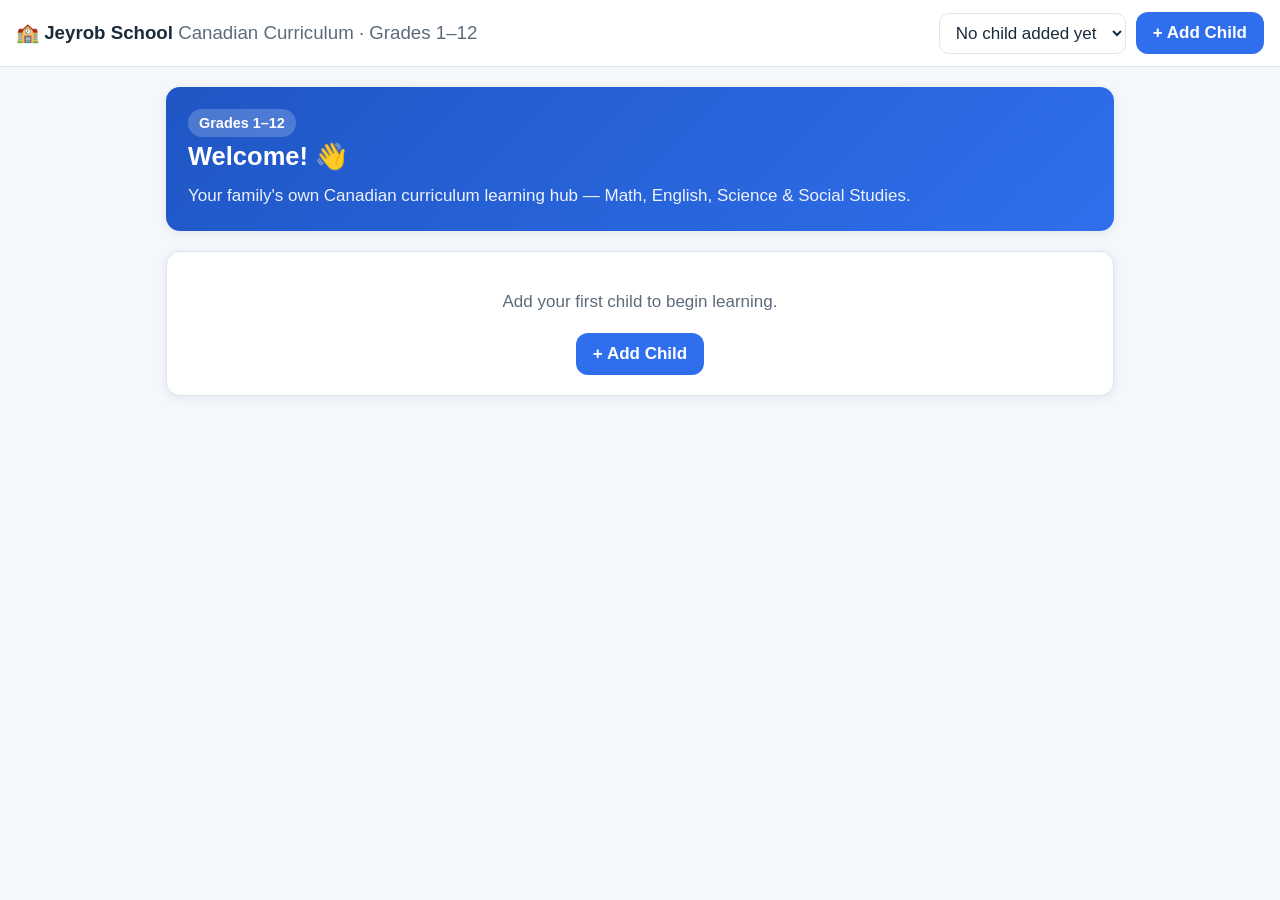
<file: school/index.html>
<!DOCTYPE html>
<html lang="en">
<head>
  <meta charset="UTF-8" />
  <meta name="viewport" content="width=device-width, initial-scale=1.0" />
  <title>Jeyrob School — Canadian Curriculum</title>
  <link rel="stylesheet" href="styles.css" />
</head>
<body>
  <header class="topbar">
    <div class="brand">🏫 <strong>Jeyrob School</strong> <span class="brand-sub">Canadian Curriculum · Grades 1–12</span></div>
    <div class="top-actions">
      <select id="studentSelect" class="student-select" aria-label="Choose student"></select>
      <button id="addStudentBtn" class="btn btn-accent">+ Add Child</button>
    </div>
  </header>

  <main id="app" class="app"></main>

  <!-- Add / edit student modal -->
  <div id="modal" class="modal hidden" role="dialog" aria-modal="true">
    <div class="modal-card">
      <h2 id="modalTitle">Add a child</h2>
      <form id="studentForm">
        <label for="studentName">Child's name</label>
        <input id="studentName" type="text" placeholder="e.g. Amina" required />
        <label for="studentGrade">Grade</label>
        <select id="studentGrade">
          <option value="1">Grade 1</option>
          <option value="2">Grade 2</option>
          <option value="3">Grade 3</option>
          <option value="4">Grade 4</option>
          <option value="5">Grade 5</option>
          <option value="6">Grade 6</option>
          <option value="7">Grade 7</option>
          <option value="8">Grade 8</option>
          <option value="9">Grade 9</option>
          <option value="10">Grade 10</option>
          <option value="11">Grade 11</option>
          <option value="12">Grade 12</option>
        </select>
        <div class="modal-actions">
          <button type="button" id="modalCancel" class="btn btn-ghost">Cancel</button>
          <button type="submit" class="btn btn-accent">Save</button>
        </div>
      </form>
    </div>
  </div>

  <div id="toast" class="toast hidden"></div>

  <script src="subjects.js"></script>
  <script src="g1-3.js"></script>
  <script src="g4-6.js"></script>
  <script src="g7-9.js"></script>
  <script src="g10-12.js"></script>
  <script src="g11-original.js"></script>
  <script src="g12-original.js"></script>
  <script src="app.js"></script>
</body>
</html>
</file>
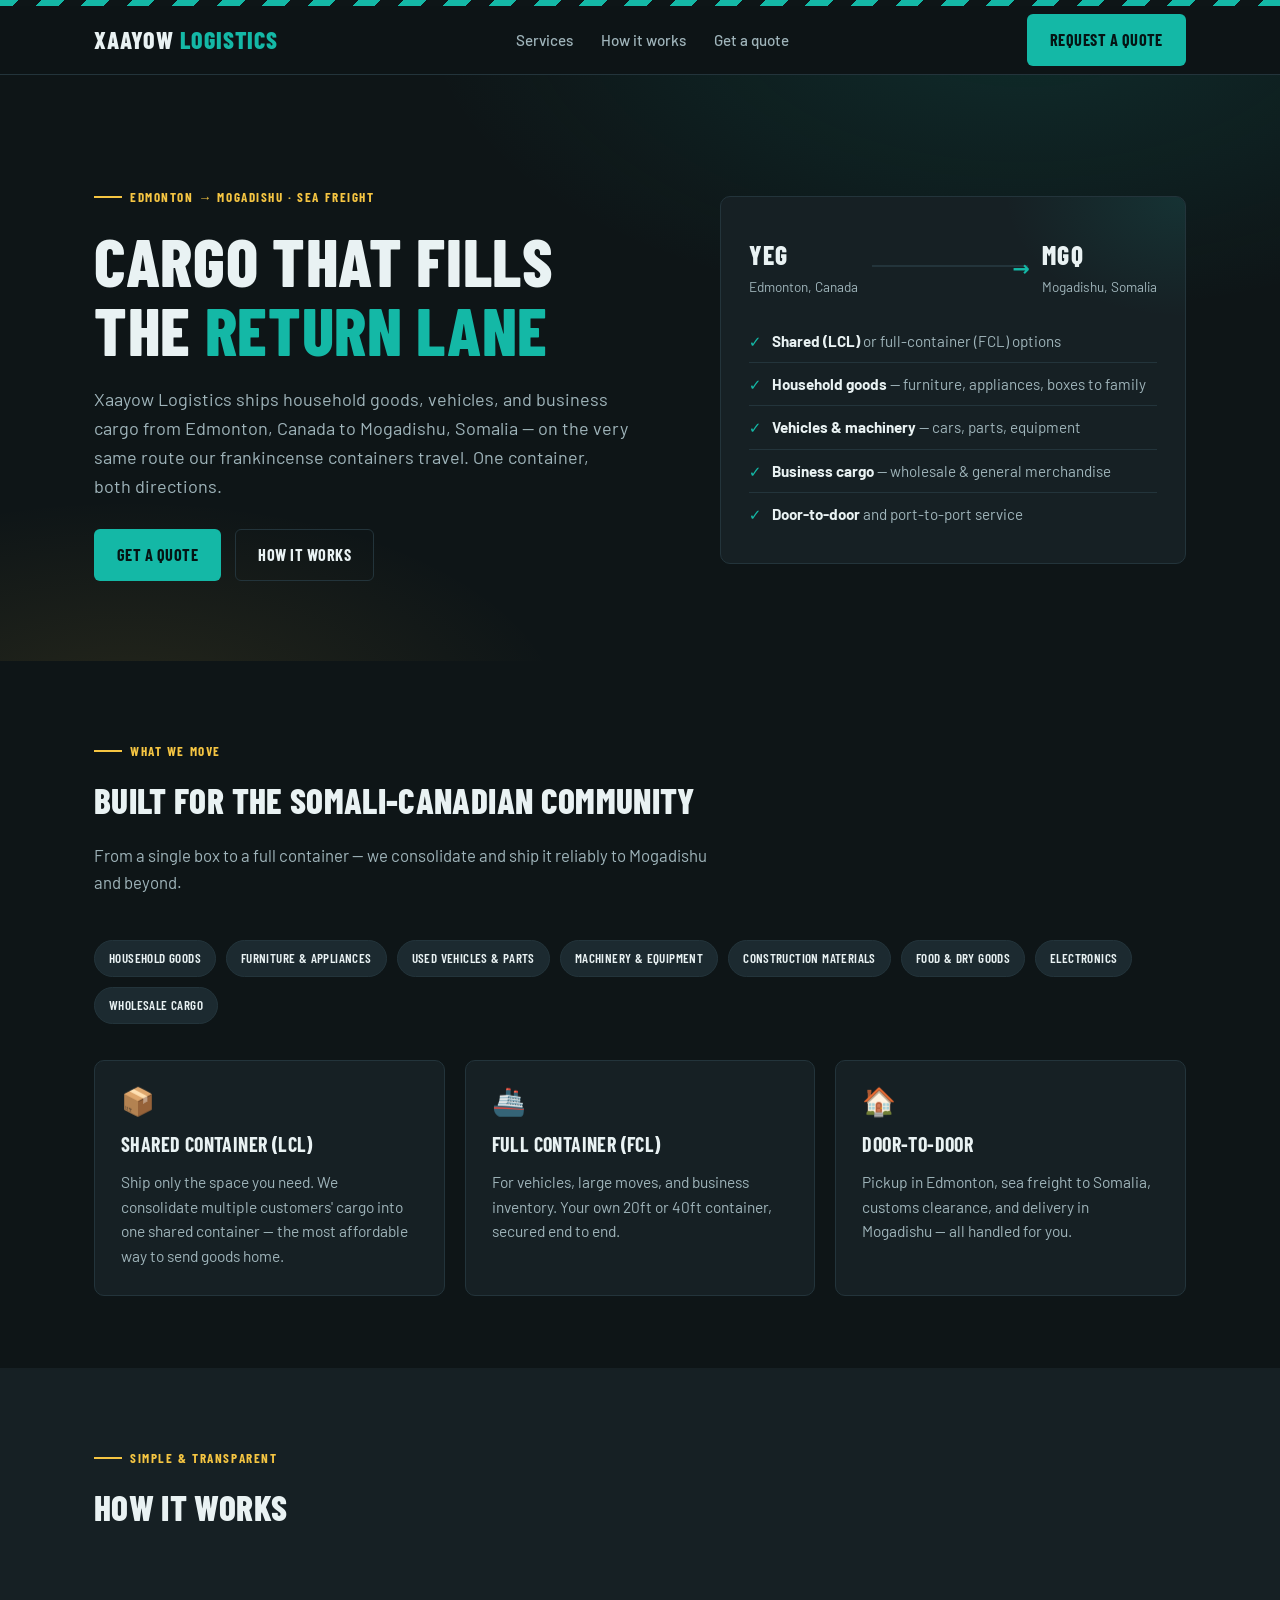
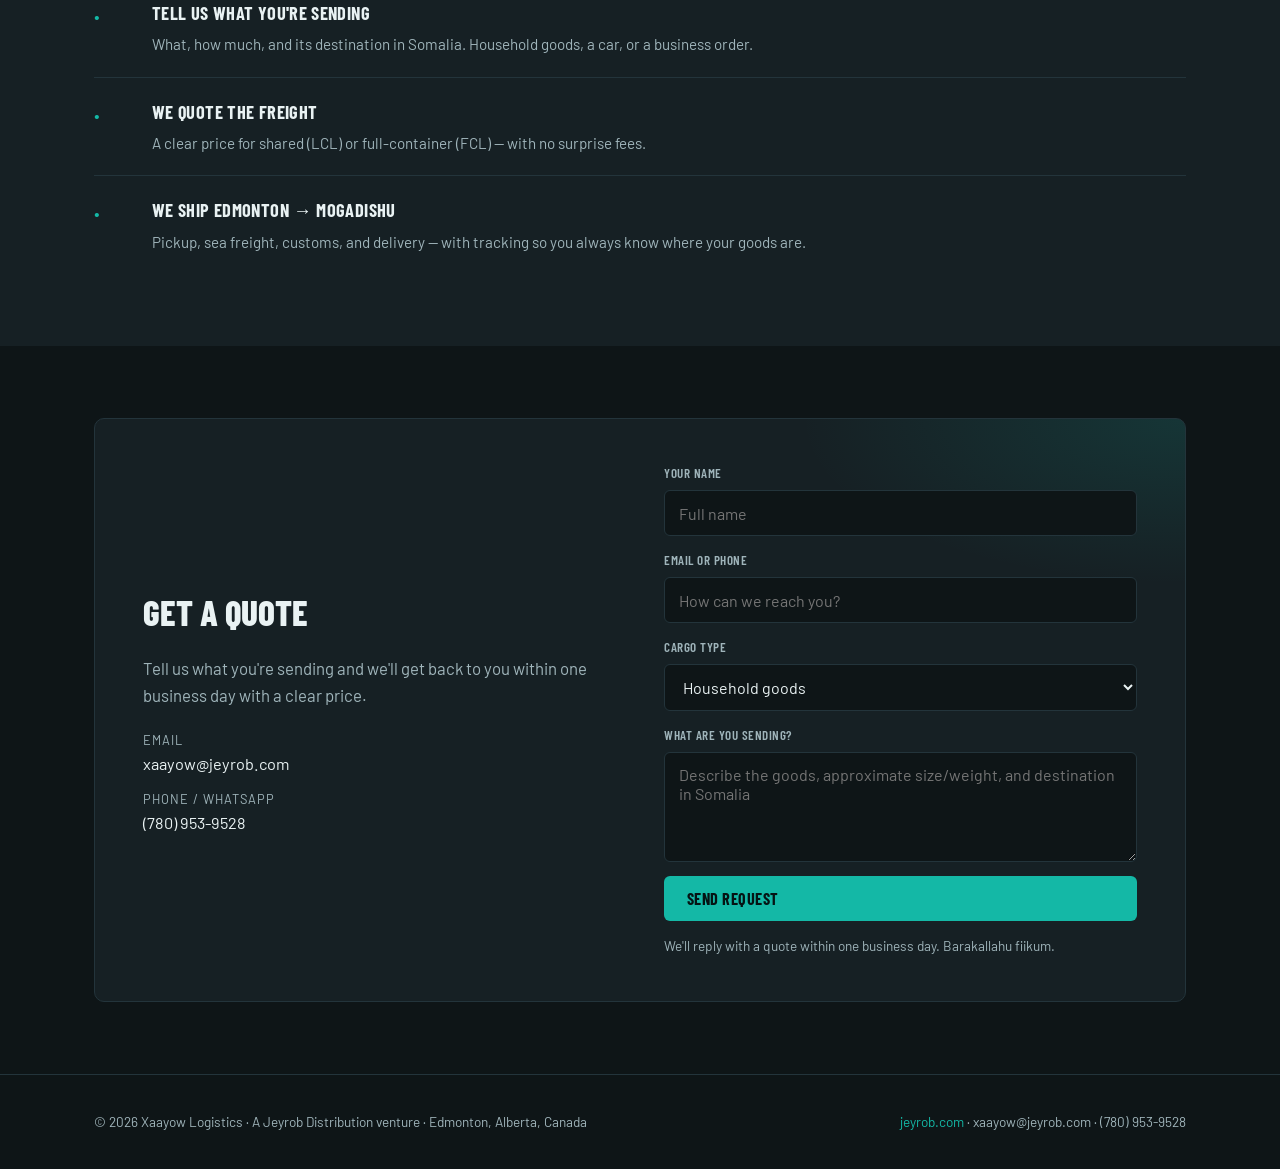
<file: xaayow/index.html>
<!DOCTYPE html>
<html lang="en">
<head>
<meta charset="UTF-8">
<meta name="viewport" content="width=device-width, initial-scale=1.0">
<title>Xaayow Logistics — Edmonton to Mogadishu Cargo | Sea Freight & Containers</title>
<meta name="description" content="Xaayow Logistics ships cargo from Edmonton, Canada to Mogadishu, Somalia — household goods, vehicles, business cargo. The return leg of the frankincense route. Request a quote.">
<meta property="og:title" content="Xaayow Logistics — Edmonton to Mogadishu Cargo">
<meta property="og:description" content="Sea freight & containers from Edmonton to Mogadishu. Household goods, vehicles, business cargo. The return leg of the frankincense route.">
<meta property="og:type" content="website">
<meta property="og:url" content="https://jeyrob.com/xaayow/">
<link rel="canonical" href="https://jeyrob.com/xaayow/">
<link rel="preconnect" href="https://fonts.googleapis.com">
<link rel="preconnect" href="https://fonts.gstatic.com" crossorigin>
<link href="https://fonts.googleapis.com/css2?family=Barlow:wght@400;500;600;700&family=Barlow+Condensed:wght@600;700;800&display=swap" rel="stylesheet">
<script type="application/ld+json">
{
  "@context": "https://schema.org",
  "@type": "Organization",
  "name": "Xaayow Logistics",
  "url": "https://jeyrob.com/xaayow/",
  "description": "Cargo and sea freight from Edmonton, Canada to Mogadishu, Somalia.",
  "address": {
    "@type": "PostalAddress",
    "addressLocality": "Edmonton",
    "addressRegion": "Alberta",
    "addressCountry": "CA"
  }
}
</script>
<style>
  :root{
    --bg:#0e1517;
    --surface:#162024;
    --surface-2:#1c2a30;
    --ink:#e9f2f3;
    --muted:#9fb4ba;
    --accent:#14b8a6;
    --accent-deep:#0d9488;
    --accent-ink:#051414;
    --gold:#f5c542;
    --border:#23343b;
    --radius:10px;
    --maxw:1140px;
  }
  *{box-sizing:border-box;margin:0;padding:0}
  html{scroll-behavior:smooth}
  body{
    background:var(--bg);
    color:var(--ink);
    font-family:'Barlow',system-ui,-apple-system,'Segoe UI',Roboto,sans-serif;
    line-height:1.6;
    -webkit-font-smoothing:antialiased;
    text-wrap:pretty;
  }
  a{color:inherit;text-decoration:none}
  .wrap{max-width:var(--maxw);margin:0 auto;padding:0 24px}

  .stripe{height:6px;background:repeating-linear-gradient(-45deg,var(--accent) 0 16px,var(--bg) 16px 32px)}

  nav{
    position:sticky;top:0;z-index:50;
    background:rgba(14,21,23,.88);backdrop-filter:blur(10px);
    border-bottom:1px solid var(--border);
  }
  .nav-in{display:flex;align-items:center;justify-content:space-between;height:68px}
  .brand{font-family:'Barlow Condensed',sans-serif;font-weight:800;font-size:1.5rem;letter-spacing:.04em;text-transform:uppercase}
  .brand span{color:var(--accent)}
  .nav-links{display:flex;gap:28px;align-items:center}
  .nav-links a{color:var(--muted);font-weight:500;font-size:.95rem;transition:color .15s}
  .nav-links a:hover{color:var(--ink)}
  .btn{
    display:inline-flex;align-items:center;gap:8px;
    font-family:'Barlow Condensed',sans-serif;font-weight:700;font-size:1.02rem;
    letter-spacing:.03em;text-transform:uppercase;
    padding:12px 22px;border-radius:6px;border:1px solid transparent;
    cursor:pointer;transition:.15s;min-height:44px;
  }
  .btn-primary{background:var(--accent);color:var(--accent-ink)}
  .btn-primary:hover{background:var(--accent-deep)}
  .btn-ghost{border-color:var(--border);color:var(--ink)}
  .btn-ghost:hover{border-color:var(--accent);color:var(--accent)}

  .hero{
    padding:104px 0 80px;
    background:
      radial-gradient(1000px 500px at 80% -10%, rgba(20,184,166,.14), transparent 60%),
      radial-gradient(800px 400px at 10% 110%, rgba(245,197,66,.10), transparent 55%);
  }
  .hero .wrap{display:grid;grid-template-columns:1.1fr .9fr;gap:56px;align-items:center}
  .eyebrow{
    display:inline-flex;align-items:center;gap:8px;
    font-family:'Barlow Condensed',sans-serif;font-weight:700;letter-spacing:.12em;
    text-transform:uppercase;font-size:.82rem;color:var(--gold);
  }
  .eyebrow::before{content:"";width:28px;height:2px;background:var(--gold)}
  h1{
    font-family:'Barlow Condensed',sans-serif;font-weight:800;
    font-size:clamp(2.4rem,5.5vw,4.2rem);line-height:1.04;margin:18px 0 20px;
    text-transform:uppercase;letter-spacing:.01em;
  }
  h1 .accent{color:var(--accent)}
  .hero p{color:var(--muted);font-size:1.13rem;max-width:54ch;margin-bottom:28px}
  .hero-actions{display:flex;gap:14px;flex-wrap:wrap}
  .route-card{
    background:var(--surface);border:1px solid var(--border);border-radius:var(--radius);
    padding:28px;position:relative;overflow:hidden;
  }
  .route-card::before{
    content:"";position:absolute;inset:0;
    background:radial-gradient(300px 200px at 100% 0%, rgba(20,184,166,.12), transparent 60%);
  }
  .route-line{
    display:flex;align-items:center;gap:14px;margin:10px 0 22px;position:relative;
  }
  .port{display:flex;flex-direction:column}
  .port .code{font-family:'Barlow Condensed',sans-serif;font-weight:800;font-size:1.6rem;letter-spacing:.05em}
  .port .name{color:var(--muted);font-size:.85rem}
  .arrow{flex:1;height:2px;background:var(--border);position:relative}
  .arrow::after{
    content:"→";position:absolute;right:-2px;top:-14px;color:var(--accent);
    font-size:1.3rem;font-weight:700;
  }
  .route-card ul{list-style:none}
  .route-card li{display:flex;gap:10px;padding:9px 0;border-bottom:1px solid var(--border);color:var(--muted);font-size:.95rem}
  .route-card li:last-child{border-bottom:none}
  .route-card li b{color:var(--ink)}
  .route-card li .tick{color:var(--accent);font-weight:700}

  section{padding:72px 0}
  .sec-head{max-width:640px;margin-bottom:44px}
  .sec-head h2{
    font-family:'Barlow Condensed',sans-serif;font-weight:800;font-size:2.2rem;
    text-transform:uppercase;letter-spacing:.01em;margin:10px 0 14px;
  }
  .sec-head p{color:var(--muted);font-size:1.05rem}

  .grid{display:grid;gap:20px}
  .grid-3{grid-template-columns:repeat(3,1fr)}
  .grid-2{grid-template-columns:repeat(2,1fr)}
  .card{
    background:var(--surface);border:1px solid var(--border);border-radius:var(--radius);
    padding:26px;transition:transform .15s,border-color .15s;
  }
  .card:hover{transform:translateY(-3px);border-color:var(--accent)}
  .card .icon{font-size:1.7rem;line-height:1;margin-bottom:14px}
  .card h3{font-family:'Barlow Condensed',sans-serif;font-weight:700;font-size:1.25rem;text-transform:uppercase;letter-spacing:.02em;margin-bottom:10px}
  .card p{color:var(--muted);font-size:.97rem}

  .cargo-tags{display:flex;flex-wrap:wrap;gap:10px;margin-top:6px}
  .tag{
    font-family:'Barlow Condensed',sans-serif;font-weight:600;letter-spacing:.03em;
    text-transform:uppercase;font-size:.82rem;padding:7px 14px;border-radius:100px;
    background:var(--surface-2);border:1px solid var(--border);color:var(--ink);
  }
  .tag:hover{border-color:var(--accent);color:var(--accent)}

  .steps{list-style:none;counter-reset:step}
  .steps li{
    counter-increment:step;display:flex;gap:18px;padding:20px 0;
    border-bottom:1px solid var(--border);
  }
  .steps li:last-child{border-bottom:none}
  .steps .num{
    font-family:'Barlow Condensed',sans-serif;font-weight:800;font-size:1.5rem;
    color:var(--accent);min-width:40px;line-height:1;
  }
  .steps .num::after{content:"."}
  .steps h4{font-family:'Barlow Condensed',sans-serif;font-weight:700;font-size:1.15rem;text-transform:uppercase;letter-spacing:.02em;margin-bottom:4px}
  .steps p{color:var(--muted);font-size:.95rem}

  .quote{
    background:
      radial-gradient(700px 300px at 100% 0%, rgba(20,184,166,.14), transparent 55%),
      var(--surface);
    border:1px solid var(--border);border-radius:var(--radius);
  }
  .quote-in{display:grid;grid-template-columns:1fr 1fr;gap:48px;align-items:center}
  .quote h2{font-family:'Barlow Condensed',sans-serif;font-weight:800;font-size:2.2rem;text-transform:uppercase;margin-bottom:14px}
  .quote .left p{color:var(--muted);font-size:1.05rem;margin-bottom:22px}
  .contact-row{display:flex;flex-direction:column;gap:12px}
  .contact-row a{
    display:flex;align-items:center;gap:12px;color:var(--ink);font-size:1.02rem;
  }
  .contact-row a:hover{color:var(--accent)}
  .contact-row .lab{color:var(--muted);font-size:.8rem;text-transform:uppercase;letter-spacing:.08em}

  form{display:flex;flex-direction:column;gap:14px}
  form .field{display:flex;flex-direction:column;gap:6px}
  label{font-family:'Barlow Condensed',sans-serif;font-weight:600;letter-spacing:.04em;text-transform:uppercase;font-size:.82rem;color:var(--muted)}
  input,select,textarea{
    background:var(--bg);border:1px solid var(--border);border-radius:6px;
    color:var(--ink);font-family:inherit;font-size:1rem;padding:12px 14px;min-height:46px;
  }
  input:focus,select:focus,textarea:focus{outline:2px solid var(--accent);border-color:transparent}
  textarea{resize:vertical;min-height:110px}
  .form-note{color:var(--muted);font-size:.85rem}
  .form-done{
    display:none;background:rgba(20,184,166,.1);border:1px solid var(--accent);
    border-radius:6px;padding:18px;color:var(--ink);font-size:.98rem;
  }

  footer{border-top:1px solid var(--border);padding:36px 0;margin-top:0}
  .foot-in{display:flex;justify-content:space-between;align-items:center;flex-wrap:wrap;gap:14px}
  .foot-in .small{color:var(--muted);font-size:.85rem}
  .foot-in .small a{color:var(--accent)}
  .foot-in .small a:hover{text-decoration:underline}

  @media(max-width:860px){
    .hero .wrap,.quote-in{grid-template-columns:1fr}
    .grid-3,.grid-2{grid-template-columns:1fr}
    .nav-links{display:none}
    .hero{padding:64px 0 56px}
    section{padding:48px 0}
  }
</style>
</head>
<body>

<div class="stripe"></div>

<nav>
  <div class="wrap nav-in">
    <a href="#top" class="brand">Xaayow <span>Logistics</span></a>
    <div class="nav-links">
      <a href="#services">Services</a>
      <a href="#how">How it works</a>
      <a href="#quote">Get a quote</a>
    </div>
    <a href="#quote" class="btn btn-primary">Request a quote</a>
  </div>
</nav>

<header class="hero" id="top">
  <div class="wrap">
    <div>
      <span class="eyebrow">Edmonton → Mogadishu · Sea Freight</span>
      <h1>Cargo that fills the <span class="accent">return lane</span></h1>
      <p>Xaayow Logistics ships household goods, vehicles, and business cargo from Edmonton, Canada to Mogadishu, Somalia — on the very same route our frankincense containers travel. One container, both directions.</p>
      <div class="hero-actions">
        <a href="#quote" class="btn btn-primary">Get a quote</a>
        <a href="#how" class="btn btn-ghost">How it works</a>
      </div>
    </div>
    <div class="route-card">
      <div class="route-line">
        <div class="port"><span class="code">YEG</span><span class="name">Edmonton, Canada</span></div>
        <div class="arrow"></div>
        <div class="port"><span class="code">MGQ</span><span class="name">Mogadishu, Somalia</span></div>
      </div>
      <ul>
        <li><span class="tick">✓</span><span><b>Shared (LCL)</b> or full-container (FCL) options</span></li>
        <li><span class="tick">✓</span><span><b>Household goods</b> — furniture, appliances, boxes to family</span></li>
        <li><span class="tick">✓</span><span><b>Vehicles &amp; machinery</b> — cars, parts, equipment</span></li>
        <li><span class="tick">✓</span><span><b>Business cargo</b> — wholesale &amp; general merchandise</span></li>
        <li><span class="tick">✓</span><span><b>Door-to-door</b> and port-to-port service</span></li>
      </ul>
    </div>
  </div>
</header>

<section id="services">
  <div class="wrap">
    <div class="sec-head">
      <span class="eyebrow">What we move</span>
      <h2>Built for the Somali-Canadian community</h2>
      <p>From a single box to a full container — we consolidate and ship it reliably to Mogadishu and beyond.</p>
    </div>
    <div class="cargo-tags">
      <span class="tag">Household goods</span>
      <span class="tag">Furniture &amp; appliances</span>
      <span class="tag">Used vehicles &amp; parts</span>
      <span class="tag">Machinery &amp; equipment</span>
      <span class="tag">Construction materials</span>
      <span class="tag">Food &amp; dry goods</span>
      <span class="tag">Electronics</span>
      <span class="tag">Wholesale cargo</span>
    </div>

    <div class="grid grid-3" style="margin-top:36px">
      <div class="card">
        <div class="icon">📦</div>
        <h3>Shared container (LCL)</h3>
        <p>Ship only the space you need. We consolidate multiple customers' cargo into one shared container — the most affordable way to send goods home.</p>
      </div>
      <div class="card">
        <div class="icon">🚢</div>
        <h3>Full container (FCL)</h3>
        <p>For vehicles, large moves, and business inventory. Your own 20ft or 40ft container, secured end to end.</p>
      </div>
      <div class="card">
        <div class="icon">🏠</div>
        <h3>Door-to-door</h3>
        <p>Pickup in Edmonton, sea freight to Somalia, customs clearance, and delivery in Mogadishu — all handled for you.</p>
      </div>
    </div>
  </div>
</section>

<section id="how" style="background:var(--surface)">
  <div class="wrap">
    <div class="sec-head">
      <span class="eyebrow">Simple &amp; transparent</span>
      <h2>How it works</h2>
    </div>
    <ol class="steps">
      <li>
        <span class="num"></span>
        <div><h4>Tell us what you're sending</h4><p>What, how much, and its destination in Somalia. Household goods, a car, or a business order.</p></div>
      </li>
      <li>
        <span class="num"></span>
        <div><h4>We quote the freight</h4><p>A clear price for shared (LCL) or full-container (FCL) — with no surprise fees.</p></div>
      </li>
      <li>
        <span class="num"></span>
        <div><h4>We ship Edmonton → Mogadishu</h4><p>Pickup, sea freight, customs, and delivery — with tracking so you always know where your goods are.</p></div>
      </li>
    </ol>
  </div>
</section>

<section id="quote">
  <div class="wrap">
    <div class="quote">
      <div class="wrap" style="padding:44px 48px">
        <div class="quote-in">
          <div class="left">
            <h2>Get a quote</h2>
            <p>Tell us what you're sending and we'll get back to you within one business day with a clear price.</p>
            <div class="contact-row">
              <div>
                <div class="lab">Email</div>
                <a href="mailto:xaayow@jeyrob.com">xaayow@jeyrob.com</a>
              </div>
              <div>
                <div class="lab">Phone / WhatsApp</div>
                <a href="tel:+17809539528">(780) 953-9528</a>
              </div>
            </div>
          </div>
          <form id="quoteForm">
            <div class="field">
              <label for="name">Your name</label>
              <input id="name" name="name" type="text" required placeholder="Full name">
            </div>
            <div class="field">
              <label for="contact">Email or phone</label>
              <input id="contact" name="contact" type="text" required placeholder="How can we reach you?">
            </div>
            <div class="field">
              <label for="cargo">Cargo type</label>
              <select id="cargo" name="cargo">
                <option value="Household goods">Household goods</option>
                <option value="Vehicle / parts">Vehicle / parts</option>
                <option value="Machinery / equipment">Machinery / equipment</option>
                <option value="Business / wholesale cargo">Business / wholesale cargo</option>
                <option value="Other">Other</option>
              </select>
            </div>
            <div class="field">
              <label for="details">What are you sending?</label>
              <textarea id="details" name="details" required placeholder="Describe the goods, approximate size/weight, and destination in Somalia"></textarea>
            </div>
            <button type="submit" class="btn btn-primary">Send request</button>
            <div class="form-note">We'll reply with a quote within one business day. Barakallahu fiikum.</div>
            <div class="form-done" id="formDone">Thank you! Your request has been noted. We'll contact you shortly with a quote.</div>
          </form>
        </div>
      </div>
    </div>
  </div>
</section>

<footer>
  <div class="wrap foot-in">
    <div class="small">© 2026 Xaayow Logistics · A Jeyrob Distribution venture · Edmonton, Alberta, Canada</div>
    <div class="small"><a href="https://jeyrob.com">jeyrob.com</a> · xaayow@jeyrob.com · (780) 953-9528</div>
  </div>
</footer>

<script>
  const form = document.getElementById('quoteForm');
  form.addEventListener('submit', function(e){
    e.preventDefault();
    const name = document.getElementById('name').value.trim();
    const contact = document.getElementById('contact').value.trim();
    const cargo = document.getElementById('cargo').value;
    const details = document.getElementById('details').value.trim();
    const subject = 'Xaayow Logistics quote: ' + cargo;
    const body = 'Name: ' + name + '\nContact: ' + contact + '\nCargo: ' + cargo + '\n\nDetails:\n' + details;
    // Opens the user's email client with a pre-filled message (xaayow@jeyrob.com)
    window.location.href = 'mailto:xaayow@jeyrob.com?subject=' + encodeURIComponent(subject) + '&body=' + encodeURIComponent(body);
    document.getElementById('formDone').style.display = 'block';
  });
</script>

</body>
</html>
</file>
<file: school/styles.css>
:root {
  --bg: #f4f7fb;
  --surface: #ffffff;
  --ink: #1a2b3c;
  --muted: #5c6b7a;
  --accent: #2f6fed;
  --accent-dark: #1f56c4;
  --green: #2e9e5b;
  --amber: #f0a500;
  --red: #e5484d;
  --border: #dde5ee;
  --radius: 14px;
  --shadow: 0 2px 10px rgba(20, 40, 70, 0.08);
  --base-font: 17px;
}

* { box-sizing: border-box; }

html, body {
  margin: 0;
  padding: 0;
  font-family: -apple-system, BlinkMacSystemFont, "Segoe UI", Roboto, Helvetica, Arial, sans-serif;
  font-size: var(--base-font);
  line-height: 1.55;
  color: var(--ink);
  background: var(--bg);
  -webkit-text-size-adjust: 100%;
}

/* ---------- Top bar ---------- */
.topbar {
  position: sticky;
  top: 0;
  z-index: 20;
  display: flex;
  align-items: center;
  justify-content: space-between;
  gap: 12px;
  flex-wrap: wrap;
  padding: 12px 16px;
  background: var(--surface);
  border-bottom: 1px solid var(--border);
}
.brand { font-size: 1.1rem; }
.brand-sub { color: var(--muted); font-weight: 500; }
.top-actions { display: flex; align-items: center; gap: 10px; flex-wrap: wrap; }
.student-select {
  font-size: 1rem;
  padding: 9px 12px;
  border-radius: 10px;
  border: 1px solid var(--border);
  background: var(--surface);
  color: var(--ink);
  max-width: 220px;
}

/* ---------- Buttons ---------- */
.btn {
  font-size: 1rem;
  font-weight: 600;
  padding: 10px 16px;
  border-radius: 12px;
  border: 1px solid transparent;
  cursor: pointer;
  transition: transform .05s ease, background .15s ease;
}
.btn:active { transform: translateY(1px); }
.btn-accent { background: var(--accent); color: #fff; }
.btn-accent:hover { background: var(--accent-dark); }
.btn-ghost { background: transparent; color: var(--ink); border-color: var(--border); }
.btn-ghost:hover { background: #eef3fb; }
.btn-green { background: var(--green); color: #fff; }
.btn-outline { background: #fff; color: var(--accent); border-color: var(--accent); }

/* ---------- Layout ---------- */
.app {
  max-width: 980px;
  margin: 0 auto;
  padding: 20px 16px 90px;
}
.hidden { display: none !important; }

.section-title { font-size: 1.15rem; margin: 4px 0 14px; }
.muted { color: var(--muted); }
.pill {
  display: inline-block;
  padding: 3px 11px;
  border-radius: 999px;
  font-size: .85rem;
  font-weight: 600;
  background: #e8f0fe;
  color: var(--accent-dark);
}

/* ---------- Hero / dashboard ---------- */
.hero {
  background: linear-gradient(135deg, #1f56c4, #2f6fed);
  color: #fff;
  border-radius: var(--radius);
  padding: 22px 22px;
  margin-bottom: 20px;
  box-shadow: var(--shadow);
}
.hero h1 { margin: 0 0 6px; font-size: 1.5rem; }
.hero p { margin: 0; opacity: .92; }
.hero .progress-wrap { margin-top: 14px; }
.progress-label { display: flex; justify-content: space-between; font-size: .92rem; margin-bottom: 6px; }
.bar { height: 12px; background: rgba(255,255,255,.25); border-radius: 999px; overflow: hidden; }
.bar > span { display: block; height: 100%; background: #fff; border-radius: 999px; width: 0; transition: width .4s ease; }

/* ---------- Subject cards ---------- */
.grid { display: grid; grid-template-columns: repeat(auto-fill, minmax(200px, 1fr)); gap: 14px; }
.card {
  background: var(--surface);
  border: 1px solid var(--border);
  border-radius: var(--radius);
  padding: 18px;
  cursor: pointer;
  box-shadow: var(--shadow);
  transition: transform .08s ease, box-shadow .15s ease;
}
.card:hover { transform: translateY(-2px); box-shadow: 0 6px 18px rgba(20,40,70,.12); }
.card .emoji { font-size: 2rem; display: block; margin-bottom: 8px; }
.card h3 { margin: 0 0 4px; font-size: 1.1rem; }
.card .pct { font-size: .88rem; color: var(--muted); margin-top: 6px; }
.card .mini-bar { height: 8px; background: #e8eef6; border-radius: 999px; margin-top: 8px; overflow: hidden; }
.card .mini-bar > span { display: block; height: 100%; border-radius: 999px; width: 0; }

/* ---------- Lists ---------- */
.list { display: flex; flex-direction: column; gap: 10px; }
.row {
  background: var(--surface);
  border: 1px solid var(--border);
  border-radius: 12px;
  padding: 14px 16px;
  cursor: pointer;
  display: flex;
  align-items: center;
  gap: 12px;
  box-shadow: var(--shadow);
}
.row:hover { border-color: var(--accent); }
.check {
  flex: 0 0 auto;
  width: 26px; height: 26px;
  border-radius: 50%;
  border: 2px solid var(--border);
  display: flex; align-items: center; justify-content: center;
  color: #fff; font-size: .85rem; font-weight: 700;
  background: #fff;
}
.check.done { background: var(--green); border-color: var(--green); }
.row-body { flex: 1; }
.row-body h4 { margin: 0; font-size: 1.05rem; }
.row-body p { margin: 2px 0 0; color: var(--muted); font-size: .9rem; }

/* ---------- Topic detail ---------- */
.panel {
  background: var(--surface);
  border: 1px solid var(--border);
  border-radius: var(--radius);
  padding: 20px;
  margin-bottom: 16px;
  box-shadow: var(--shadow);
}
.panel h2 { margin: 0 0 8px; font-size: 1.35rem; }
.lesson { font-size: 1.02rem; }
.resource-link {
  display: flex; align-items: center; gap: 10px;
  padding: 12px 14px;
  border: 1px solid var(--border);
  border-radius: 11px;
  margin-bottom: 9px;
  text-decoration: none;
  color: var(--ink);
  background: #fafcff;
}
.resource-link:hover { border-color: var(--accent); background: #f0f5ff; }
.resource-link .r-emoji { font-size: 1.2rem; }
.resource-link .r-label { font-weight: 600; }
.resource-link .r-url { font-size: .82rem; color: var(--muted); }

/* ---------- Quiz ---------- */
.quiz-q { font-size: 1.15rem; font-weight: 600; margin: 0 0 16px; }
.option {
  display: block;
  width: 100%;
  text-align: left;
  font-size: 1.02rem;
  padding: 14px 16px;
  margin-bottom: 10px;
  border: 2px solid var(--border);
  border-radius: 12px;
  background: #fff;
  cursor: pointer;
}
.option:hover { border-color: var(--accent); }
.option.correct { border-color: var(--green); background: #e9f8ef; }
.option.wrong { border-color: var(--red); background: #fdeeee; }
.quiz-feedback { font-size: 1rem; font-weight: 600; margin-top: 8px; }
.result-card { text-align: center; padding: 26px 20px; }
.result-card .big { font-size: 2.6rem; font-weight: 800; }

/* ---------- Back / breadcrumb ---------- */
.back {
  background: none; border: none; color: var(--accent);
  font-size: 1rem; font-weight: 600; cursor: pointer; padding: 0;
  margin-bottom: 12px;
}

/* ---------- Students table ---------- */
table.students { width: 100%; border-collapse: collapse; background: var(--surface); border-radius: var(--radius); overflow: hidden; box-shadow: var(--shadow); }
table.students th, table.students td { text-align: left; padding: 12px 14px; border-bottom: 1px solid var(--border); font-size: .98rem; }
table.students th { background: #eef3fb; color: var(--ink); }

/* ---------- Modal ---------- */
.modal {
  position: fixed; inset: 0; z-index: 50;
  background: rgba(15, 30, 50, .45);
  display: flex; align-items: center; justify-content: center; padding: 16px;
}
.modal-card {
  background: #fff; border-radius: var(--radius); padding: 22px;
  width: 100%; max-width: 400px; box-shadow: 0 10px 40px rgba(0,0,0,.2);
}
.modal-card h2 { margin: 0 0 14px; font-size: 1.25rem; }
.modal-card label { display: block; font-weight: 600; margin: 12px 0 5px; }
.modal-card input, .modal-card select {
  width: 100%; font-size: 1rem; padding: 11px 12px;
  border: 1px solid var(--border); border-radius: 10px; color: var(--ink); background: #fff;
}
.modal-actions { display: flex; justify-content: flex-end; gap: 10px; margin-top: 20px; }

/* ---------- Toast ---------- */
.toast {
  position: fixed; bottom: 20px; left: 50%; transform: translateX(-50%);
  background: var(--ink); color: #fff; padding: 12px 20px;
  border-radius: 999px; font-weight: 600; font-size: .95rem; z-index: 60;
  box-shadow: 0 6px 20px rgba(0,0,0,.25);
}

@media (max-width: 560px) {
  :root { --base-font: 17px; }
  .brand-sub { display: none; }
  .top-actions { width: 100%; justify-content: space-between; }
  .student-select { flex: 1; max-width: none; }
}

/* ---------- Lesson content (original curriculum) ---------- */
.lesson-lead { margin: 0 0 14px; }
.lesson-p { margin: 0 0 15px; font-size: 1.03rem; }
.lesson-h { margin: 20px 0 8px; font-size: 1.14rem; }
.lesson-key {
  background: #eef5ff;
  border-left: 4px solid var(--accent);
  padding: 13px 15px;
  border-radius: 9px;
  margin: 14px 0;
  font-size: 1rem;
}
.lesson-example {
  background: #f2f9f3;
  border-left: 4px solid var(--green);
  padding: 13px 15px;
  border-radius: 9px;
  margin: 14px 0;
  font-size: 1rem;
}
.lesson-example-body { margin-top: 7px; }
</file>
